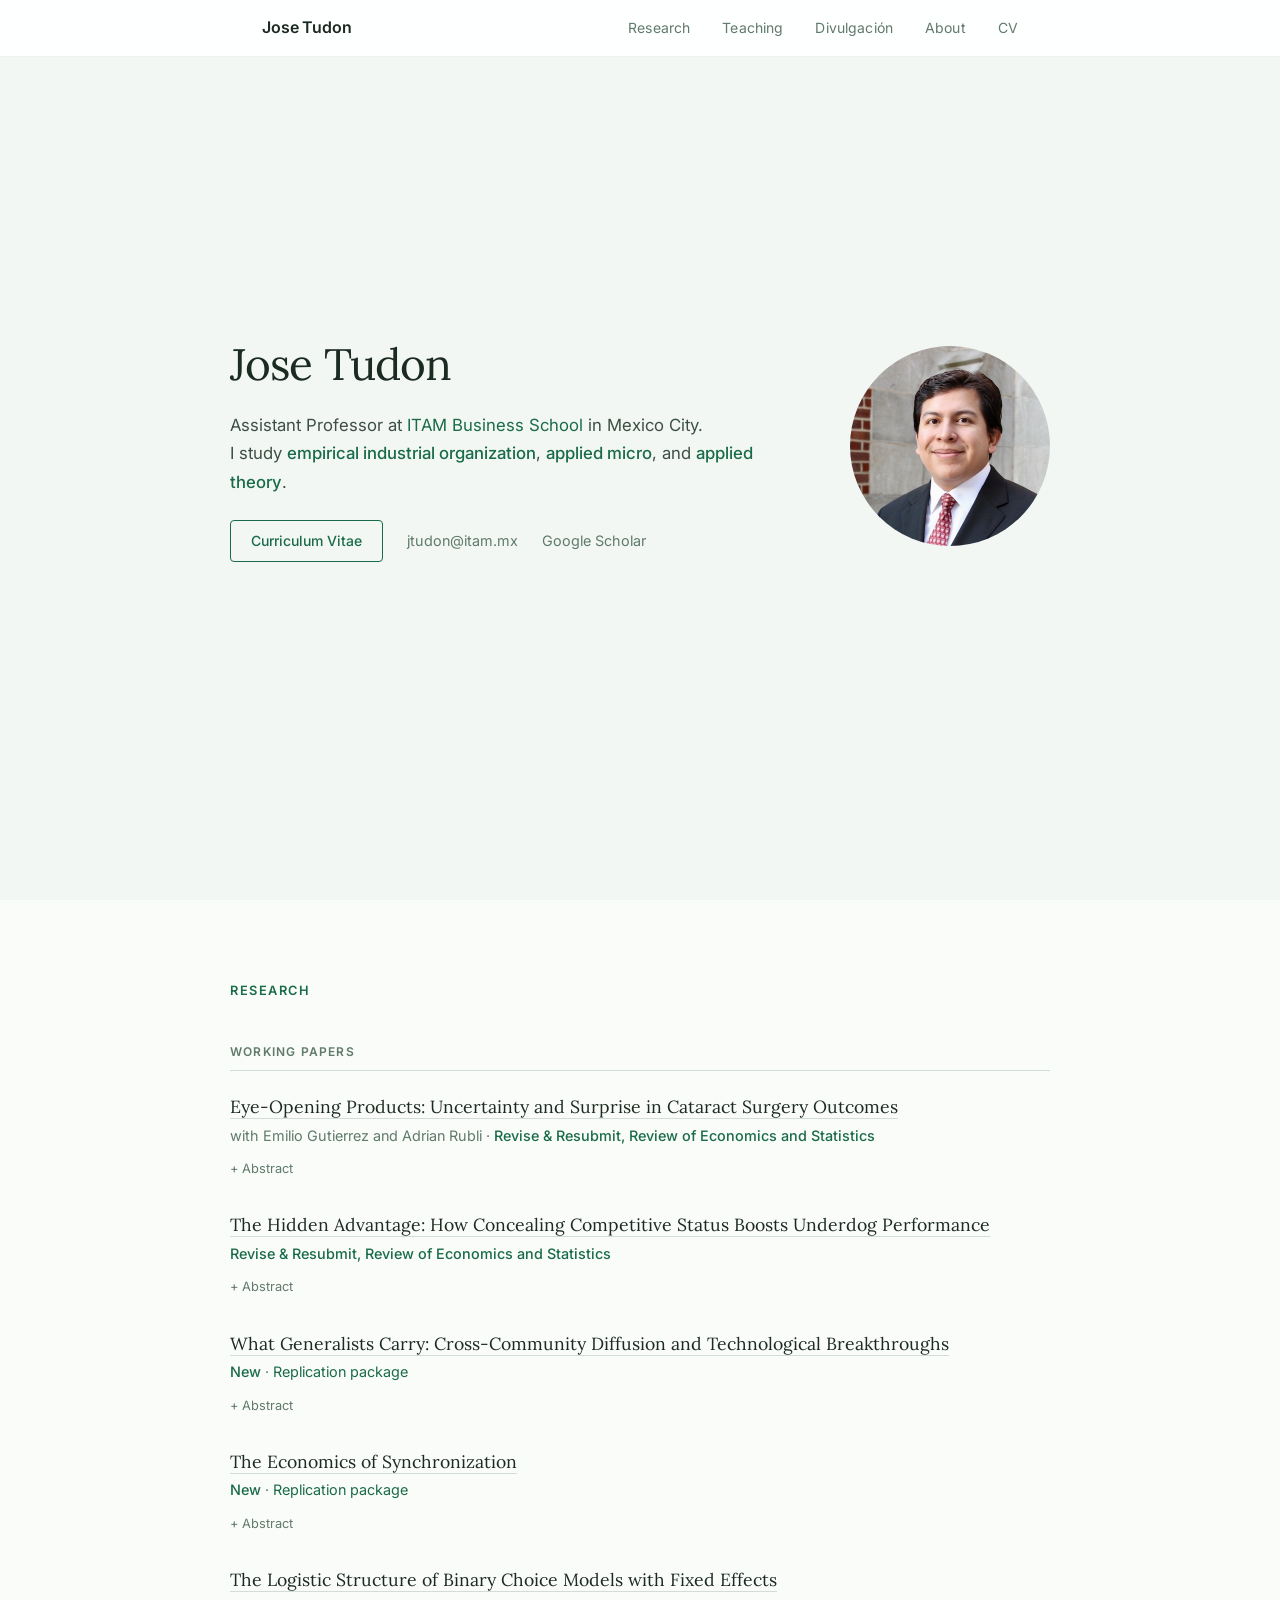
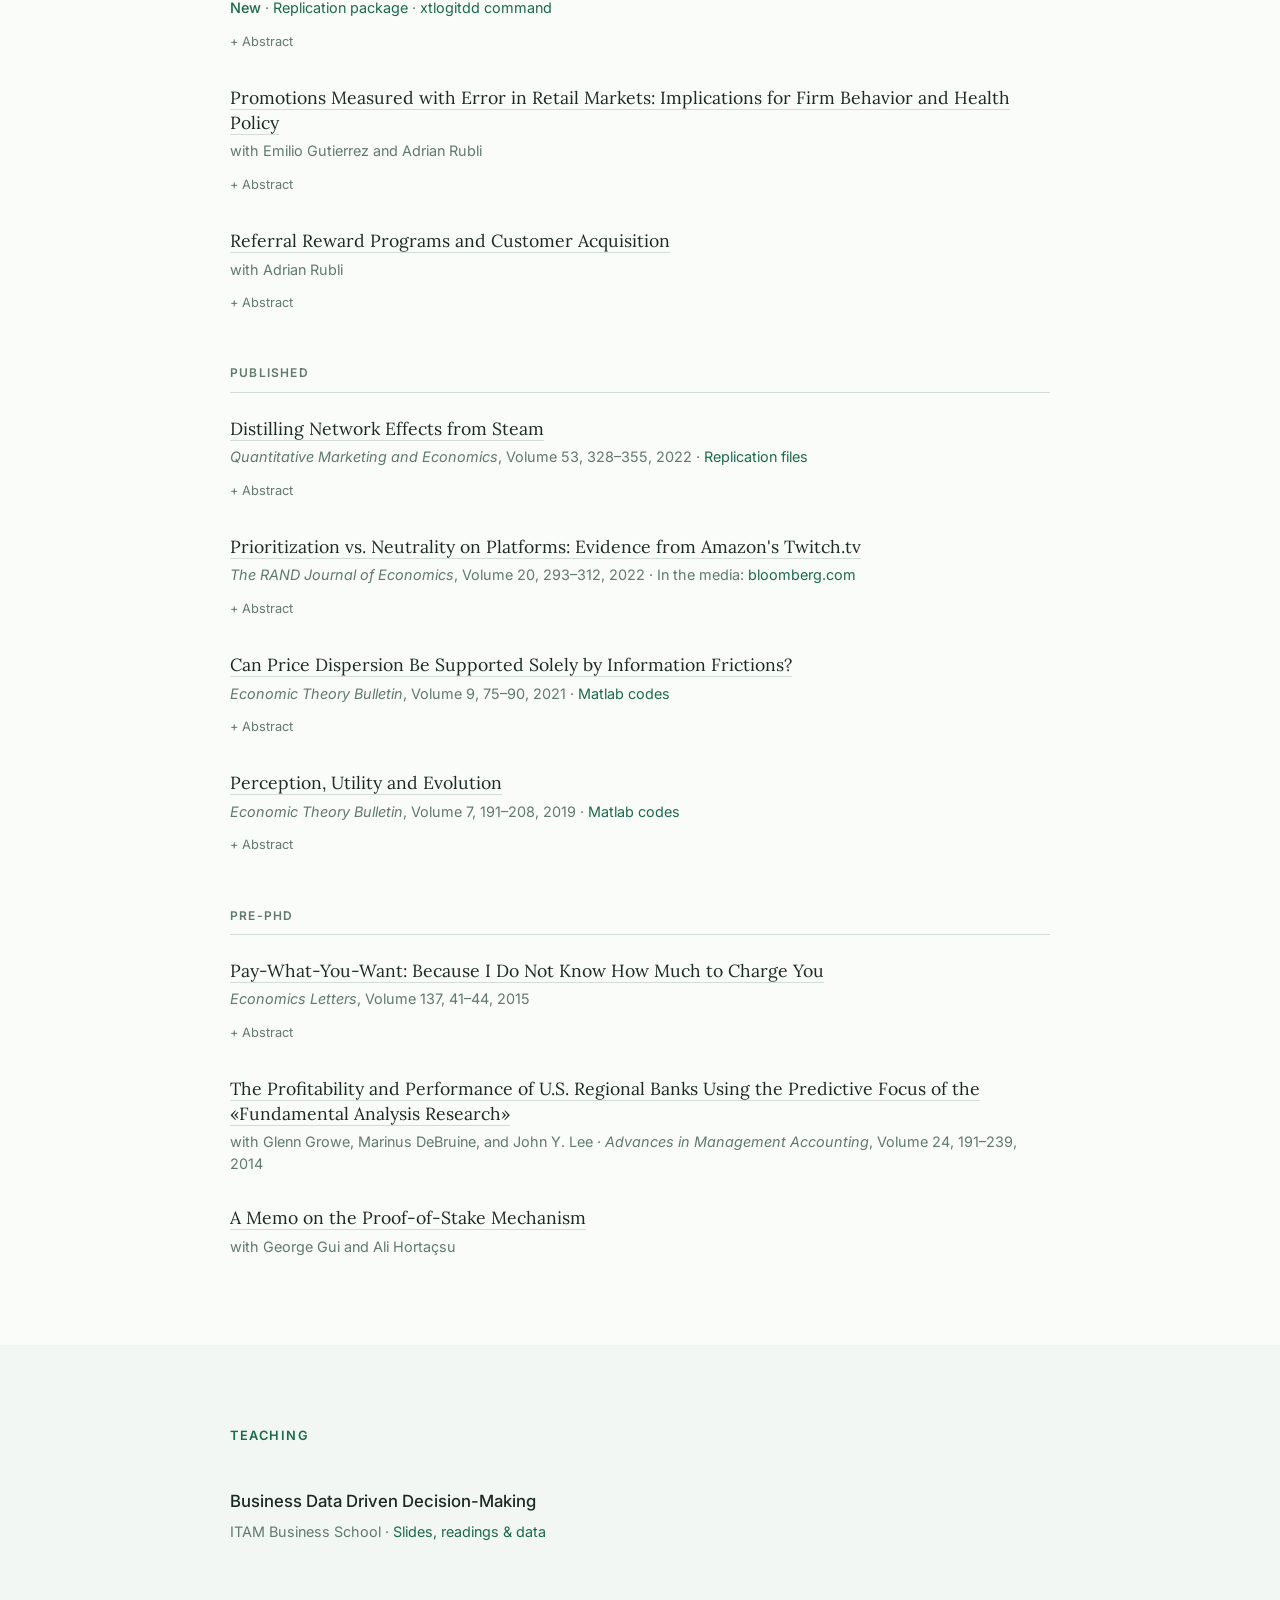
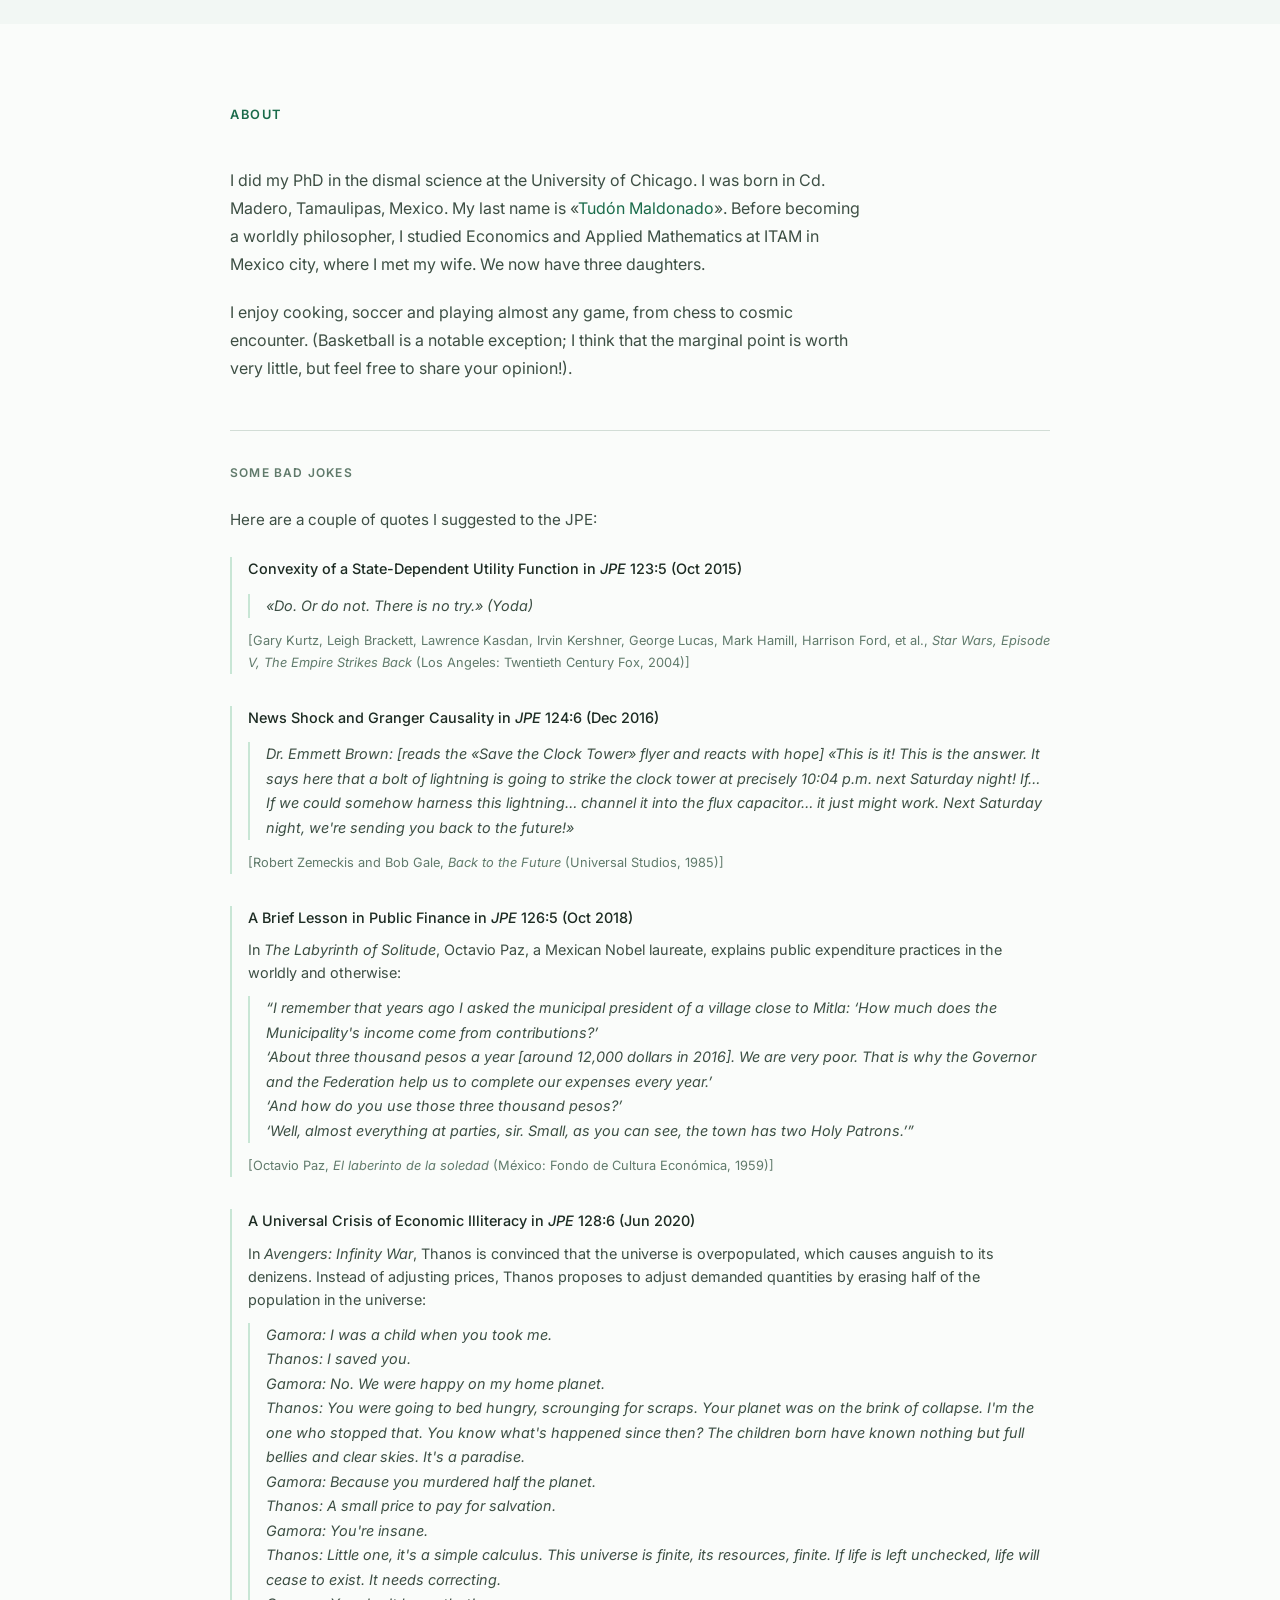
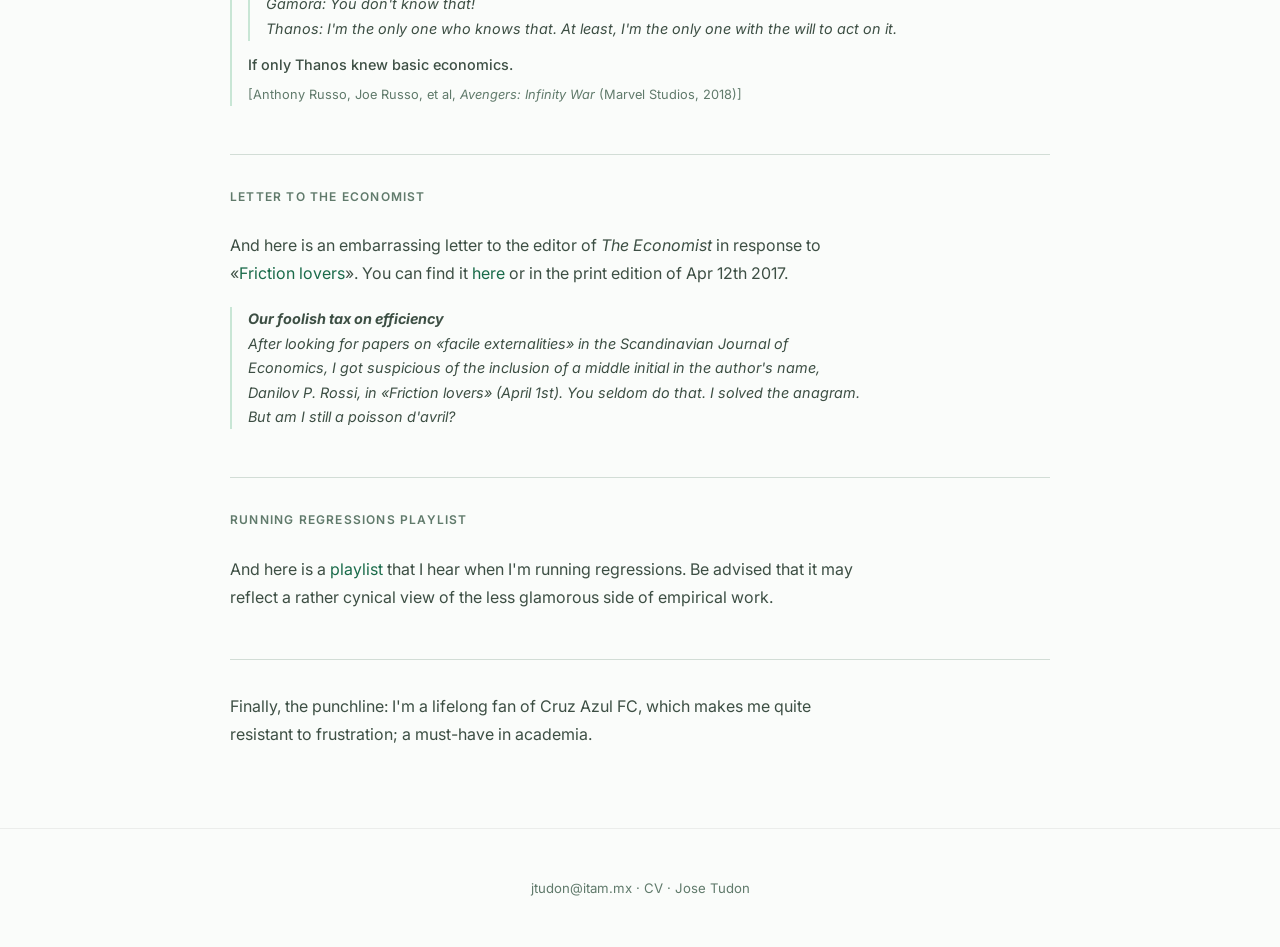
<file: index.html>
<!DOCTYPE html>
<html lang="en">
<head>
  <meta charset="UTF-8">
  <meta name="viewport" content="width=device-width, initial-scale=1.0">
  <meta http-equiv="X-Content-Type-Options" content="nosniff">
  <meta name="referrer" content="strict-origin-when-cross-origin">
  <title>Jose Tudon — Assistant Professor, ITAM</title>
  <meta name="description" content="Jose Tudon is an Assistant Professor at ITAM Business School in Mexico City. Research in empirical industrial organization, applied micro, and applied theory.">
  <meta name="author" content="Jose Tudon">
  <link rel="canonical" href="https://jtudon.com/">

  <!-- Open Graph (Facebook, LinkedIn, WhatsApp) -->
  <meta property="og:type" content="website">
  <meta property="og:title" content="Jose Tudon — Assistant Professor, ITAM">
  <meta property="og:description" content="Jose Tudon is an Assistant Professor at ITAM Business School in Mexico City. Research in empirical industrial organization, applied micro, and applied theory.">
  <meta property="og:url" content="https://jtudon.com/">
  <meta property="og:image" content="https://jtudon.com/images/photo.jpg">
  <meta property="og:locale" content="en_US">

  <!-- Twitter Card -->
  <meta name="twitter:card" content="summary">
  <meta name="twitter:title" content="Jose Tudon — Assistant Professor, ITAM">
  <meta name="twitter:description" content="Assistant Professor at ITAM Business School. Empirical industrial organization, applied micro, and applied theory.">
  <meta name="twitter:image" content="https://jtudon.com/images/photo.jpg">

  <!-- Structured Data (JSON-LD) -->
  <script type="application/ld+json">
  {
    "@context": "https://schema.org",
    "@type": "Person",
    "name": "Jose Tudon",
    "givenName": "Jose",
    "familyName": "Tudon",
    "url": "https://jtudon.com",
    "image": "https://jtudon.com/images/photo.jpg",
    "email": "mailto:jtudon@itam.mx",
    "jobTitle": "Assistant Professor",
    "worksFor": {
      "@type": "Organization",
      "name": "ITAM Business School",
      "url": "https://www.itam.mx"
    },
    "alumniOf": {
      "@type": "Organization",
      "name": "University of Chicago"
    },
    "knowsAbout": ["Empirical Industrial Organization", "Applied Microeconomics", "Applied Theory"],
    "sameAs": []
  }
  </script>

  <!-- Fonts -->
  <link rel="preconnect" href="https://fonts.googleapis.com">
  <link rel="preconnect" href="https://fonts.gstatic.com" crossorigin>
  <link href="https://fonts.googleapis.com/css2?family=Inter:wght@300;400;500;600&family=Lora:ital,wght@0,400;0,500;1,400&display=swap" rel="stylesheet">

  <link rel="stylesheet" href="style.css">

  <!-- Favicon (simple green circle as inline SVG) -->
  <link rel="icon" href="data:image/svg+xml,<svg xmlns='http://www.w3.org/2000/svg' viewBox='0 0 100 100'><text y='.9em' font-size='90'>JT</text></svg>">
</head>
<body>

  <!-- Navigation -->
  <nav id="navbar">
    <div class="nav-inner">
      <a href="#home" class="nav-name">Jose Tudon</a>
      <button class="menu-toggle" aria-label="Menu" onclick="document.querySelector('.nav-links').classList.toggle('open')">
        <span></span><span></span><span></span>
      </button>
      <ul class="nav-links">
        <li><a href="#research">Research</a></li>
        <li><a href="#teaching">Teaching</a></li>
        <li><a href="/blog/">Divulgación</a></li>
        <li><a href="#about">About</a></li>
        <li><a href="https://www.dropbox.com/scl/fi/91c6y0rz20531xjnlt5kp/CV_JoseTudon.pdf?rlkey=doyjut5jyf7ixormi2hmzsjv6&dl=0" target="_blank">CV</a></li>
      </ul>
    </div>
  </nav>

  <!-- Hero -->
  <section class="hero" id="home">
    <div class="hero-inner">
      <div class="hero-text">
        <h1>Jose Tudon</h1>
        <p class="subtitle">
          Assistant Professor at <a href="https://www.itam.mx" target="_blank">ITAM Business School</a> in Mexico City.<br>
          I study <span class="fields">empirical industrial organization</span>, <span class="fields">applied micro</span>, and <span class="fields">applied theory</span>.
        </p>
        <div class="hero-links">
          <a href="https://www.dropbox.com/scl/fi/91c6y0rz20531xjnlt5kp/CV_JoseTudon.pdf?rlkey=doyjut5jyf7ixormi2hmzsjv6&dl=0" class="btn-cv" target="_blank">Curriculum Vitae</a>
          <a href="mailto:jtudon@itam.mx">jtudon@itam.mx</a>
          <a href="https://scholar.google.com/citations?user=5cRgDPEAAAAJ" target="_blank">Google Scholar</a>
        </div>
      </div>
      <div class="hero-photo">
        <img src="images/photo.jpg" alt="Jose Tudon">
      </div>
    </div>
  </section>

  <!-- Research -->
  <section id="research">
    <div class="section-inner">
      <h2 class="section-title">Research</h2>

      <!-- Working Papers -->
      <div class="research-group">
        <h3>Working Papers</h3>

        <div class="paper">
          <div class="paper-title"><a href="https://www.dropbox.com/scl/fi/pfbeauzwyq4rpev3rlnkf/cataracts_march2025.pdf?rlkey=zdi4433zdpskh2hsot24bgokt&dl=0" target="_blank">Eye-Opening Products: Uncertainty and Surprise in Cataract Surgery Outcomes</a></div>
          <div class="paper-info">
            with Emilio Gutierrez and Adrian Rubli &middot;
            <span class="status">Revise & Resubmit, Review of Economics and Statistics</span>
          </div>
          <button class="abstract-toggle" onclick="this.nextElementSibling.classList.toggle('open'); this.textContent = this.nextElementSibling.classList.contains('open') ? '− Hide abstract' : '+ Abstract'">+ Abstract</button>
          <div class="paper-abstract">
            For experience goods, benefits from consumption are ex-ante unknown but revealed after repeated interactions. This uncertainty might lead to under-consumption. We use data from a large cataract surgery provider in Mexico City to estimate demand, given uncertainty in surgical outcomes. We consider forward-looking consumers with a surgery demand per eye and information revealed after the first surgery. We exploit data from sales agents to identify structural demand parameters; namely, price elasticities and the value of the uncertain shock. We simulate counterfactual policies, showing that budget-neutral price changes are more effective at increasing welfare than persuasive advertising.
          </div>
        </div>

        <div class="paper">
          <div class="paper-title"><a href="https://www.dropbox.com/scl/fi/zdvt9nwjt2i4hgcfzpmw8/hidden_tudon.pdf?rlkey=mj88dnmnaevt98to428otpt3f&dl=0" target="_blank">The Hidden Advantage: How Concealing Competitive Status Boosts Underdog Performance</a></div>
          <div class="paper-info">
            <span class="status">Revise & Resubmit, Review of Economics and Statistics</span>
          </div>
          <button class="abstract-toggle" onclick="this.nextElementSibling.classList.toggle('open'); this.textContent = this.nextElementSibling.classList.contains('open') ? '− Hide abstract' : '+ Abstract'">+ Abstract</button>
          <div class="paper-abstract">
            This study explores how awareness of underdog or favorite status impacts performance in competitive settings. Prior theory suggests identifying as an &lsquo;underdog&rsquo; may reduce effort if success seems unattainable, but empirical evidence remains limited to surveys and laboratory settings. Using high-stakes esports tournaments as a real-world testing ground, I find underdogs perform significantly better when unaware of their status, increasing their winning probability by 58% in close matches and boosting earnings by 10%. Conversely, favorites underperform with hidden statuses. Rational effort reduction acts as first-order mediator; pressure is second-order. Results imply strategic information management might improve productivity in competitive environments.
          </div>
        </div>

        <div class="paper">
          <div class="paper-title"><a href="https://www.dropbox.com/scl/fi/cpmg0i19spsozw5dv83nq/speedruns.pdf?rlkey=7u1ktll9v732ncx7aoizhmuaa&dl=0" target="_blank">What Generalists Carry: Cross-Community Diffusion and Technological Breakthroughs</a></div>
          <div class="paper-info">
            <span class="status">New</span> &middot;
            <a href="https://www.dropbox.com/scl/fo/kx6b61d6h5n5119qp9k1g/AC3i91urzYc_BdSwdFV90bY?rlkey=t53wadno07o9raste0xn8vju6&dl=0" target="_blank">Replication package</a>
          </div>
          <button class="abstract-toggle" onclick="this.nextElementSibling.classList.toggle('open'); this.textContent = this.nextElementSibling.classList.contains('open') ? '− Hide abstract' : '+ Abstract'">+ Abstract</button>
          <div class="paper-abstract">
            Adding more researchers to a field accelerates incremental progress, but breakthroughs require something different: connections between fields. I separate these channels using speedrunning data&mdash;where millisecond-precision world records provide an objective, comparable measure of the state-of-the-art across thousands of &ldquo;technologies.&rdquo; Some innovators specialize; others work across multiple domains, carrying techniques between communities. Shift-share instrumental variables identify both channels: community size drives incremental refinement, while cross-community connections drive breakthroughs. A structural Gumbel extreme value model estimates that roughly 70% of world records depend on techniques transmitted across communities rather than developed within them. An event study around Games Done Quick charity marathons validates the mechanism independently: exogenous attention shocks that attract cross-domain players sustain innovation, while those attracting only single-domain players do not. Counterfactual simulations imply that connecting the least-connected communities to the median network level would increase innovations by 38%&mdash;comparable to doubling community size.
          </div>
        </div>

        <div class="paper">
          <div class="paper-title"><a href="https://www.dropbox.com/scl/fi/1fabaxvn22bekasvgfumc/fireflies_tudon.pdf?rlkey=kq9iud40seb4sjaylm322ojtx&dl=0" target="_blank">The Economics of Synchronization</a></div>
          <div class="paper-info">
            <span class="status">New</span> &middot;
            <a href="https://www.dropbox.com/scl/fo/sikx0ghl6pughn12i3zyt/ACFKpMr3_qSUz5yJLBfjy98?rlkey=v7de9b54xg3zp80ul00uxyey3&dl=0" target="_blank">Replication package</a>
          </div>
          <button class="abstract-toggle" onclick="this.nextElementSibling.classList.toggle('open'); this.textContent = this.nextElementSibling.classList.contains('open') ? '− Hide abstract' : '+ Abstract'">+ Abstract</button>
          <div class="paper-abstract">
            Production is cyclical, and intermediate inputs lose value when supplier and customer are out of phase. Forward-looking firms therefore choose production speeds that follow the Kuramoto equation, the canonical model of synchronization, with couplings proportional to observed dollar flows. Adjustment costs turn the linearized dynamics into a damped wave equation on the input&ndash;output network. The resulting filter predicts, with no free parameters, which sectors concentrate volatility at business-cycle frequencies; Domar weights rank them backwards. The same coupling generates the relation behind the trade&ndash;comovement puzzle, which standard models under-predict tenfold. A planner would eliminate nine-tenths of equilibrium phase dispersion.
          </div>
        </div>

        <div class="paper">
          <div class="paper-title"><a href="https://www.dropbox.com/scl/fi/nwilrjvr2wp7yhsxviv7v/hidden_logit_structure_tudon.pdf?rlkey=9ht1lqexe6oj3qmr3y35mqces&dl=0" target="_blank">The Logistic Structure of Binary Choice Models with Fixed Effects</a></div>
          <div class="paper-info">
            <span class="status">New</span> &middot;
            <a href="https://www.dropbox.com/scl/fo/znyvcgdo0b0xicy3dd7a6/AFbe441RQQeE_i1if8tjApE?rlkey=9qh3lvrh7s5m21fcxqmzf9wz6&dl=0" target="_blank">Replication package</a> &middot;
            <a href="https://www.dropbox.com/scl/fo/bs72ym0joz5ud64vtcdi4/ABF_NpVUKTJjfHRWKVWg6cc?rlkey=vmz261sgcdyhn0uzdx9d7dmvb&dl=0" target="_blank">xtlogitdd command</a>
          </div>
          <button class="abstract-toggle" onclick="this.nextElementSibling.classList.toggle('open'); this.textContent = this.nextElementSibling.classList.contains('open') ? '− Hide abstract' : '+ Abstract'">+ Abstract</button>
          <div class="paper-abstract">
            Every binary choice model with individual fixed effects has a hidden logistic structure. Pair time periods with discordant outcomes and difference the latent variable: the conditional likelihood is always logistic&mdash;regardless of the original error distribution. Fixed effects cancel if and only if the log-odds function is affine&mdash;a property unique to the logistic distribution. But the curvature that prevents cancellation is an identification resource: with non-logistic errors and multivariate covariates, the coefficient vector is point-identified&mdash;direction and scale. The error distribution itself is constructively recovered from the pattern of logit slopes across outcome-frequency groups, via an explicit integral formula. For the probit, a logit fit on differenced data converges to an exact scale multiple of the true parameter; a data-driven correction and bagging over random pairings yield a fast, consistent replacement for Chamberlain's conditional logit.
          </div>
        </div>

        <div class="paper">
          <div class="paper-title"><a href="https://www.dropbox.com/scl/fi/ytbv5shpprju9lw9yq3rm/kantar_promotions_jun2024.pdf?rlkey=emtcmkgs2m92oqvbyxx26p4or&dl=0" target="_blank">Promotions Measured with Error in Retail Markets: Implications for Firm Behavior and Health Policy</a></div>
          <div class="paper-info">with Emilio Gutierrez and Adrian Rubli</div>
          <button class="abstract-toggle" onclick="this.nextElementSibling.classList.toggle('open'); this.textContent = this.nextElementSibling.classList.contains('open') ? '− Hide abstract' : '+ Abstract'">+ Abstract</button>
          <div class="paper-abstract">
            The estimation of promotional effects often relies on inferring discounts from price dips. This paper leverages data with observable promotional discounts from purchase receipts to estimate price and promotion elasticities, contrasting estimates between directly recorded promotions and the traditional inferred promotions approach. Utilizing nationwide retail data for Mexico and allowing for flexible demand curves, we estimate these elasticities across many consumer goods. First, we estimate that promotions, as recorded in the data, increase demand by 20–33%, even after accounting for price effects. This points to non-price attributes of promotions, such as salience. Second, we find that an established algorithm for inferring promotions tends to over-predict price discounts relative to direct measures; estimations based on algorithm-defined promotions underestimate discount effects and overestimate price elasticities, highlighting the drawbacks of this common methodology. Finally, we relate our findings to managerial implications by focusing on product healthiness. Our results show that healthy and unhealthy products have similar promotion effects. Linking this to public health policy, we demonstrate that, after a tax on sugar-sweetened beverages, firms use fewer promotions on affected products. Overall, we emphasize the importance of directly observing promotional information.
          </div>
        </div>

        <div class="paper">
          <div class="paper-title"><a href="https://www.dropbox.com/scl/fi/dg1dtdwku3d9x6c3xnuef/draft_referrals_jun24.pdf?rlkey=24qc9o5gs1h5d2u8cdy2ccjsv&dl=0" target="_blank">Referral Reward Programs and Customer Acquisition</a></div>
          <div class="paper-info">with Adrian Rubli</div>
          <button class="abstract-toggle" onclick="this.nextElementSibling.classList.toggle('open'); this.textContent = this.nextElementSibling.classList.contains('open') ? '− Hide abstract' : '+ Abstract'">+ Abstract</button>
          <div class="paper-abstract">
            Referral reward programs are widely recognized as a cost-effective strategy for customer acquisition, leveraging the power of word-of-mouth and user incentives. However, key elements such as incentive size, recipient identity, and their influence on the composition of new customers are crucial for understanding the effectiveness of these programs and remain largely unexplored in empirical research. We evaluate the impact of a referral reward program on customer acquisition for a fintech banking platform in Mexico. Through a series of consecutive experimental interventions, we find that referral incentives significantly boost referral likelihood by a factor of 2, with users responding twice as strongly to rewards for themselves than their referred peers. However, previously incentivized users demonstrate a third of the propensity to make further referrals, although previous referrers (i.e., compliers) have a higher likelihood to further refer and should then be targeted by the firm. Additionally, referred users from incentivized customers show lower app engagement during their first year. These findings indicate diminishing returns for referral marketing, how incentive design and targeting matter, and suggest a potential trade-off between customer acquisition and user quality.
          </div>
        </div>
      </div>

      <!-- Published -->
      <div class="research-group">
        <h3>Published</h3>

        <div class="paper">
          <div class="paper-title"><a href="https://www.dropbox.com/s/oydmg6hoel7z0ps/Tudon%202022%20QME.pdf?raw=1" target="_blank">Distilling Network Effects from Steam</a></div>
          <div class="paper-info">
            <em>Quantitative Marketing and Economics</em>, Volume 53, 328–355, 2022 &middot;
            <a href="https://www.dropbox.com/s/6y1qir4dx6sw2xe/Replication_files_steam.zip?raw=1">Replication files</a>
          </div>
          <button class="abstract-toggle" onclick="this.nextElementSibling.classList.toggle('open'); this.textContent = this.nextElementSibling.classList.contains('open') ? '− Hide abstract' : '+ Abstract'">+ Abstract</button>
          <div class="paper-abstract">
            This paper develops a method to estimate the demand of network goods, using minimal network data, but leveraging within-consumer variation. I estimate demand for video games as a function of individuals' social networks, prices, and qualities, using data from Steam, the largest video game digital distributor in the world. I separately identify price elasticities on individuals with and without friends with the same game, conditional on individual fixed effects and games' characteristics. I then use the discrepancies between estimated price elasticities to identify the impact of social networks. I compare my method to &lsquo;traditional-IV&rsquo; strategies in the literature, which require detailed network data, and find similar results. A 1% increase in friends' demands increases demand by 0.3%. These results suggest firms have incentives to employ &lsquo;influencers,&rsquo; and to merge their gaming networks. I evaluate counterfactual game mergers, and find network effects must be considered to sign consumer welfare changes.
          </div>
        </div>

        <div class="paper">
          <div class="paper-title"><a href="https://www.dropbox.com/s/93nxi03xa8zx4gt/Tudon%202022%20Rand.pdf?raw=1" target="_blank">Prioritization vs. Neutrality on Platforms: Evidence from Amazon's Twitch.tv</a></div>
          <div class="paper-info">
            <em>The RAND Journal of Economics</em>, Volume 20, 293–312, 2022 &middot;
            In the media: <a href="https://www.bloomberg.com/view/articles/2017-11-21/the-end-of-net-neutrality-isn-t-the-end-of-the-world" target="_blank">bloomberg.com</a>
          </div>
          <button class="abstract-toggle" onclick="this.nextElementSibling.classList.toggle('open'); this.textContent = this.nextElementSibling.classList.contains('open') ? '− Hide abstract' : '+ Abstract'">+ Abstract</button>
          <div class="paper-abstract">
            This paper studies the trade-off between entry and congestion in Amazon's Twitch.tv, which prioritizes popular content using a fast lane. I specify and estimate supply and demand models for live video, and a congestion model. Using technological shocks, I identify congestion costs for content providers and their consumers. Using shocks in prioritization, I identify its benefits. With estimated preferences and technological parameters, I construct counterfactuals. Without congestion, demand potentially doubles. A supply-side Pigouvian tax is preferred to a demand-side one. Without prioritization, consumer welfare drops up to 10%. I consider a rent-extractive platform, and discuss parallels with net-neutrality policy.
          </div>
        </div>

        <div class="paper">
          <div class="paper-title"><a href="https://www.dropbox.com/s/jbpnkklj6xuk71e/Tudon%202021%20Econ%20Theory%20Bull.pdf?raw=1" target="_blank">Can Price Dispersion Be Supported Solely by Information Frictions?</a></div>
          <div class="paper-info">
            <em>Economic Theory Bulletin</em>, Volume 9, 75–90, 2021 &middot;
            <a href="https://www.dropbox.com/sh/24q43ldn7lo1bqz/AABdaojwvPIoS0NAvDchs0pja?raw=1">Matlab codes</a>
          </div>
          <button class="abstract-toggle" onclick="this.nextElementSibling.classList.toggle('open'); this.textContent = this.nextElementSibling.classList.contains('open') ? '− Hide abstract' : '+ Abstract'">+ Abstract</button>
          <div class="paper-abstract">
            Even with identical consumers and identical firms, if firms set prices in a first stage, and if consumers search sequentially in a second stage, price dispersion arises in the form of a mixed-strategy Nash equilibrium. One only needs to assume consumers know the realized price distribution and that they do not know which firm has what price. In contrast to Burdett and Judd (1983), price quotes are not required to be &lsquo;noisy.&rsquo; Moreover, actual search is predicted to be nontrivial.
          </div>
        </div>

        <div class="paper">
          <div class="paper-title"><a href="https://www.dropbox.com/s/oo02kle039l79ih/tud%C3%B3n%202019%20econ%20theory%20bull.pdf?raw=1" target="_blank">Perception, Utility and Evolution</a></div>
          <div class="paper-info">
            <em>Economic Theory Bulletin</em>, Volume 7, 191–208, 2019 &middot;
            <a href="https://www.dropbox.com/s/97lo5ntaz26micb/PerceptionMatlabFiles.zip?raw=1">Matlab codes</a>
          </div>
          <button class="abstract-toggle" onclick="this.nextElementSibling.classList.toggle('open'); this.textContent = this.nextElementSibling.classList.contains('open') ? '− Hide abstract' : '+ Abstract'">+ Abstract</button>
          <div class="paper-abstract">
            This paper presents a model of the evolution of the hedonic utility function in which perception is imperfect. Netzer (2009) considers a model with perfect perception and finds that the optimal utility function allocates marginal utility where decisions are made frequently. This paper shows that it is also beneficial to allocate marginal utility away from more perceptible events. The introduction of perceptual errors can lead to qualitatively different utility functions, such as discontinuous functions with flat regions rather than continuous and strictly increasing functions.
          </div>
        </div>

      </div>

      <!-- Pre-PhD -->
      <div class="research-group">
        <h3>Pre-PhD</h3>

        <div class="paper">
          <div class="paper-title"><a href="https://www.dropbox.com/s/omjqkw0lwl1nsj7/Tudon_2015_EconLetters.pdf?raw=1" target="_blank">Pay-What-You-Want: Because I Do Not Know How Much to Charge You</a></div>
          <div class="paper-info">
            <em>Economics Letters</em>, Volume 137, 41–44, 2015
          </div>
          <button class="abstract-toggle" onclick="this.nextElementSibling.classList.toggle('open'); this.textContent = this.nextElementSibling.classList.contains('open') ? '− Hide abstract' : '+ Abstract'">+ Abstract</button>
          <div class="paper-abstract">
            With any positive fraction of altruistic consumers in the population who give away any positive fraction of their gains from trade, there exists a high enough level of uncertainty about demand such that the monopolist prefers pay-what-you-want over the traditional monopoly or any other pricing mechanism. Low marginal costs facilitate the adoption of pay-what-you-want. Consumer welfare always increases with pay-what-you-want.
          </div>
        </div>

        <div class="paper">
          <div class="paper-title"><a href="https://www.dropbox.com/s/orm8zodf270r286/Growe%2C%20DeBruine%2C%20Lee%20and%20Tudon%202014.pdf?raw=1" target="_blank">The Profitability and Performance of U.S. Regional Banks Using the Predictive Focus of the &laquo;Fundamental Analysis Research&raquo;</a></div>
          <div class="paper-info">
            with Glenn Growe, Marinus DeBruine, and John Y. Lee &middot;
            <em>Advances in Management Accounting</em>, Volume 24, 191–239, 2014
          </div>
        </div>

        <div class="paper">
          <div class="paper-title"><a href="http://arxiv.org/abs/1807.09626" target="_blank">A Memo on the Proof-of-Stake Mechanism</a></div>
          <div class="paper-info">with George Gui and Ali Hortaçsu</div>
        </div>
      </div>
    </div>
  </section>

  <!-- Teaching -->
  <section id="teaching">
    <div class="section-inner">
      <h2 class="section-title">Teaching</h2>

      <div class="course">
        <div class="course-name">Business Data Driven Decision-Making</div>
        <div class="course-detail">
          ITAM Business School &middot;
          <a href="https://www.dropbox.com/scl/fi/c0doxdvcnclk46fh8n5us/slides_readings_and_data_lists.pdf?rlkey=hrtgbkvyzodqh3fav1xc86m03&dl=0" target="_blank">Slides, readings & data</a>
        </div>
      </div>
    </div>
  </section>

  <!-- About -->
  <section id="about">
    <div class="section-inner">
      <h2 class="section-title">About</h2>

      <div class="about-content">
        <p>
          I did my PhD in the dismal science at the University of Chicago.
          I was born in Cd. Madero, Tamaulipas, Mexico. My last name is &laquo;<a href="https://en.wikipedia.org/wiki/Spanish_naming_customs" target="_blank">Tud&oacute;n Maldonado</a>&raquo;.
          Before becoming a worldly philosopher, I studied Economics and Applied Mathematics at ITAM in Mexico city, where I met my wife.
          We now have three daughters.
        </p>
        <p>
          I enjoy cooking, soccer and playing almost any game, from chess to cosmic encounter.
          (Basketball is a notable exception; I think that the marginal point is worth very little, but feel free to share your opinion!).
        </p>
      </div>

      <!-- Bad jokes -->
      <div class="fun-section">
        <h3>Some bad jokes</h3>
        <p class="fun-intro">Here are a couple of quotes I suggested to the JPE:</p>

        <div class="joke">
          <div class="joke-title">Convexity of a State-Dependent Utility Function in <em>JPE</em> 123:5 (Oct 2015)</div>
          <blockquote>&laquo;Do. Or do not. There is no try.&raquo; (Yoda)</blockquote>
          <div class="source">[Gary Kurtz, Leigh Brackett, Lawrence Kasdan, Irvin Kershner, George Lucas, Mark Hamill, Harrison Ford, et al., <em>Star Wars, Episode V, The Empire Strikes Back</em> (Los Angeles: Twentieth Century Fox, 2004)]</div>
        </div>

        <div class="joke">
          <div class="joke-title">News Shock and Granger Causality in <em>JPE</em> 124:6 (Dec 2016)</div>
          <blockquote>Dr. Emmett Brown: [reads the &laquo;Save the Clock Tower&raquo; flyer and reacts with hope] &laquo;This is it! This is the answer. It says here that a bolt of lightning is going to strike the clock tower at precisely 10:04 p.m. next Saturday night! If&hellip; If we could somehow harness this lightning&hellip; channel it into the flux capacitor&hellip; it just might work. Next Saturday night, we're sending you back to the future!&raquo;</blockquote>
          <div class="source">[Robert Zemeckis and Bob Gale, <em>Back to the Future</em> (Universal Studios, 1985)]</div>
        </div>

        <div class="joke">
          <div class="joke-title">A Brief Lesson in Public Finance in <em>JPE</em> 126:5 (Oct 2018)</div>
          <p class="joke-intro">In <em>The Labyrinth of Solitude</em>, Octavio Paz, a Mexican Nobel laureate, explains public expenditure practices in the worldly and otherwise:</p>
          <blockquote>&ldquo;I remember that years ago I asked the municipal president of a village close to Mitla: &lsquo;How much does the Municipality's income come from contributions?&rsquo;<br>
          &lsquo;About three thousand pesos a year [around 12,000 dollars in 2016]. We are very poor. That is why the Governor and the Federation help us to complete our expenses every year.&rsquo;<br>
          &lsquo;And how do you use those three thousand pesos?&rsquo;<br>
          &lsquo;Well, almost everything at parties, sir. Small, as you can see, the town has two Holy Patrons.&rsquo;&rdquo;</blockquote>
          <div class="source">[Octavio Paz, <em>El laberinto de la soledad</em> (M&eacute;xico: Fondo de Cultura Econ&oacute;mica, 1959)]</div>
        </div>

        <div class="joke">
          <div class="joke-title">A Universal Crisis of Economic Illiteracy in <em>JPE</em> 128:6 (Jun 2020)</div>
          <p class="joke-intro">In <em>Avengers: Infinity War</em>, Thanos is convinced that the universe is overpopulated, which causes anguish to its denizens. Instead of adjusting prices, Thanos proposes to adjust demanded quantities by erasing half of the population in the universe:</p>
          <blockquote>Gamora: I was a child when you took me.<br>
          Thanos: I saved you.<br>
          Gamora: No. We were happy on my home planet.<br>
          Thanos: You were going to bed hungry, scrounging for scraps. Your planet was on the brink of collapse. I'm the one who stopped that. You know what's happened since then? The children born have known nothing but full bellies and clear skies. It's a paradise.<br>
          Gamora: Because you murdered half the planet.<br>
          Thanos: A small price to pay for salvation.<br>
          Gamora: You're insane.<br>
          Thanos: Little one, it's a simple calculus. This universe is finite, its resources, finite. If life is left unchecked, life will cease to exist. It needs correcting.<br>
          Gamora: You don't know that!<br>
          Thanos: I'm the only one who knows that. At least, I'm the only one with the will to act on it.</blockquote>
          <p class="joke-punchline">If only Thanos knew basic economics.</p>
          <div class="source">[Anthony Russo, Joe Russo, et al, <em>Avengers: Infinity War</em> (Marvel Studios, 2018)]</div>
        </div>
      </div>

      <!-- Economist letter -->
      <div class="fun-section">
        <h3>Letter to The Economist</h3>
        <div class="about-content">
          <p>
            And here is an embarrassing letter to the editor of <em>The Economist</em> in response to &laquo;<a href="http://www.economist.com/news/leaders/21719799-it-time-recognise-value-bit-hassle-case-efficiency-tax" target="_blank">Friction lovers</a>&raquo;.
            You can find it <a href="http://www.economist.com/news/letters/21720594-yemen-sex-studies-india-wales-singapore-banks-poland-brains-aprils-fool-letters" target="_blank">here</a> or in the print edition of Apr 12th 2017.
          </p>
          <blockquote>
            <strong>Our foolish tax on efficiency</strong><br>
            After looking for papers on &laquo;facile externalities&raquo; in the <em>Scandinavian Journal of Economics</em>, I got suspicious of the inclusion of a middle initial in the author's name, Danilov P. Rossi, in &laquo;Friction lovers&raquo; (April 1st). You seldom do that. I solved the anagram. But am I still a <em>poisson d'avril</em>?
          </blockquote>
        </div>
      </div>

      <!-- Spotify -->
      <div class="fun-section">
        <h3>Running Regressions Playlist</h3>
        <div class="about-content">
          <p>
            And here is a <a href="https://open.spotify.com/playlist/7haoSF0827CncbRfwKMBj4?si=34d2c876385b4a9c" target="_blank">playlist</a> that I hear when I'm running regressions. Be advised that it may reflect a rather cynical view of the less glamorous side of empirical work.
          </p>
        </div>
      </div>

      <!-- Photo credit & punchline -->
      <div class="fun-section">
        <div class="about-content">
          <p>Finally, the punchline: I'm a lifelong fan of Cruz Azul FC, which makes me quite resistant to frustration; a must-have in academia.</p>
        </div>
      </div>
    </div>
  </section>

  <!-- Footer -->
  <footer>
    <p>
      <a href="mailto:jtudon@itam.mx">jtudon@itam.mx</a> &middot;
      <a href="https://www.dropbox.com/scl/fi/91c6y0rz20531xjnlt5kp/CV_JoseTudon.pdf?rlkey=doyjut5jyf7ixormi2hmzsjv6&dl=0" target="_blank">CV</a> &middot;
      Jose Tudon
    </p>
  </footer>

  <!-- Minimal JS -->
  <script>
    // Navbar scroll effect
    const nav = document.getElementById('navbar');
    window.addEventListener('scroll', () => {
      nav.classList.toggle('scrolled', window.scrollY > 10);
    });

    // Close mobile menu on link click
    document.querySelectorAll('.nav-links a').forEach(link => {
      link.addEventListener('click', () => {
        document.querySelector('.nav-links').classList.remove('open');
      });
    });

    // Active nav link on scroll
    const sections = document.querySelectorAll('section[id]');
    const navLinks = document.querySelectorAll('.nav-links a[href^="#"]');

    window.addEventListener('scroll', () => {
      let current = '';
      sections.forEach(section => {
        const top = section.offsetTop - 100;
        if (window.scrollY >= top) {
          current = section.getAttribute('id');
        }
      });
      navLinks.forEach(link => {
        link.classList.remove('active');
        if (link.getAttribute('href') === '#' + current) {
          link.classList.add('active');
        }
      });
    });
    // Easter egg
    console.log('%c🎓 Looking for bugs?', 'font-size:16px;font-weight:bold;');
    console.log('%cThe only bug here is Thanos\'s understanding of scarcity.', 'font-size:12px;color:#607a6b;');
    console.log('%cP.S. Try visiting /equilibrium', 'font-size:11px;color:#d2ddd6;');
  </script>

</body>
</html>
</file>
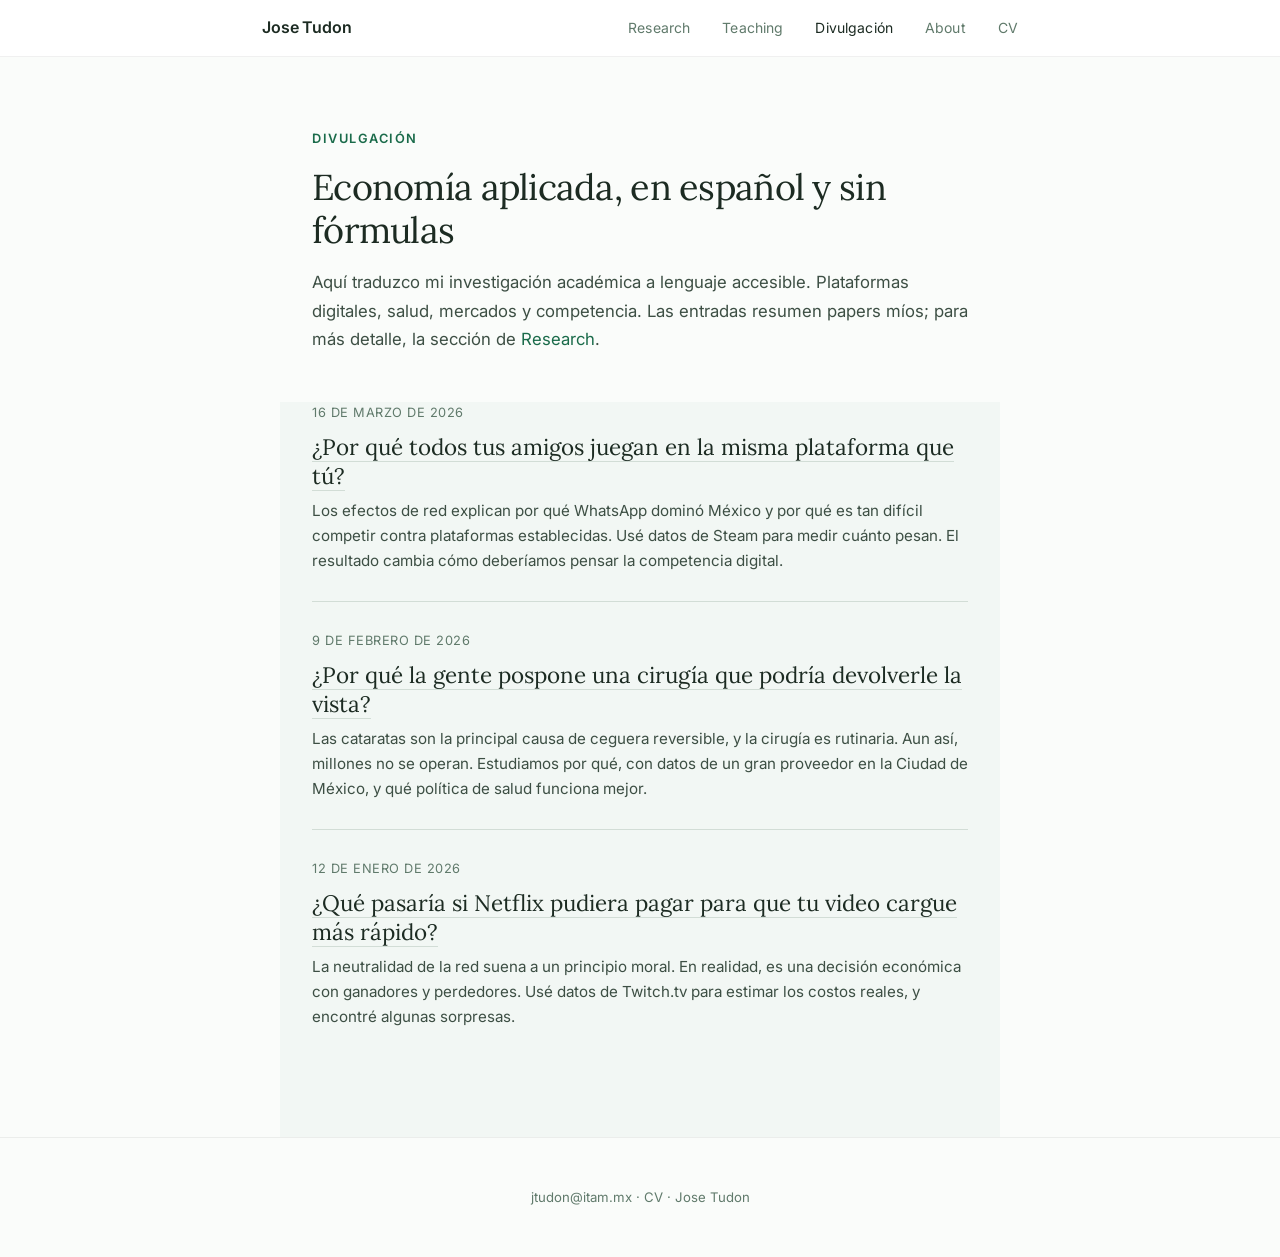
<file: blog/index.html>
<!DOCTYPE html>
<html lang="es">
<head>
  <meta charset="UTF-8">
  <meta name="viewport" content="width=device-width, initial-scale=1.0">
  <meta http-equiv="X-Content-Type-Options" content="nosniff">
  <meta name="referrer" content="strict-origin-when-cross-origin">
  <title>Divulgación — Jose Tudon</title>
  <meta name="description" content="Divulgación científica en español. Economía digital, plataformas, salud y competencia, explicadas para público general.">
  <meta name="author" content="Jose Tudon">
  <link rel="canonical" href="https://jtudon.com/blog/">

  <meta property="og:type" content="website">
  <meta property="og:title" content="Divulgación — Jose Tudon">
  <meta property="og:description" content="Divulgación científica en español. Economía digital, plataformas, salud y competencia, explicadas para público general.">
  <meta property="og:url" content="https://jtudon.com/blog/">
  <meta property="og:image" content="https://jtudon.com/images/photo.jpg">
  <meta property="og:locale" content="es_MX">

  <meta name="twitter:card" content="summary">
  <meta name="twitter:title" content="Divulgación — Jose Tudon">
  <meta name="twitter:description" content="Divulgación científica en español.">
  <meta name="twitter:image" content="https://jtudon.com/images/photo.jpg">

  <link rel="preconnect" href="https://fonts.googleapis.com">
  <link rel="preconnect" href="https://fonts.gstatic.com" crossorigin>
  <link href="https://fonts.googleapis.com/css2?family=Inter:wght@300;400;500;600&family=Lora:ital,wght@0,400;0,500;1,400&display=swap" rel="stylesheet">

  <link rel="stylesheet" href="/style.css">

  <link rel="icon" href="data:image/svg+xml,<svg xmlns='http://www.w3.org/2000/svg' viewBox='0 0 100 100'><text y='.9em' font-size='90'>JT</text></svg>">
</head>
<body>

  <nav id="navbar">
    <div class="nav-inner">
      <a href="/" class="nav-name">Jose Tudon</a>
      <button class="menu-toggle" aria-label="Menu" onclick="document.querySelector('.nav-links').classList.toggle('open')">
        <span></span><span></span><span></span>
      </button>
      <ul class="nav-links">
        <li><a href="/#research">Research</a></li>
        <li><a href="/#teaching">Teaching</a></li>
        <li><a href="/blog/" class="active">Divulgación</a></li>
        <li><a href="/#about">About</a></li>
        <li><a href="https://www.dropbox.com/scl/fi/91c6y0rz20531xjnlt5kp/CV_JoseTudon.pdf?rlkey=doyjut5jyf7ixormi2hmzsjv6&dl=0" target="_blank">CV</a></li>
      </ul>
    </div>
  </nav>

  <main class="blog-page">
    <header class="blog-header">
      <div class="kicker">Divulgación</div>
      <h1>Economía aplicada, en español y sin fórmulas</h1>
      <p class="lede">
        Aquí traduzco mi investigación académica a lenguaje accesible.
        Plataformas digitales, salud, mercados y competencia.
        Las entradas resumen papers míos; para más detalle, la sección de <a href="/#research">Research</a>.
      </p>
    </header>

    <section class="blog-list">

      <article class="blog-entry">
        <div class="date">16 de marzo de 2026</div>
        <h2><a href="/blog/efectos-de-red-videojuegos/">¿Por qué todos tus amigos juegan en la misma plataforma que tú?</a></h2>
        <p class="excerpt">
          Los efectos de red explican por qué WhatsApp dominó México y por qué es tan difícil competir contra plataformas establecidas.
          Usé datos de Steam para medir cuánto pesan. El resultado cambia cómo deberíamos pensar la competencia digital.
        </p>
      </article>

      <article class="blog-entry">
        <div class="date">9 de febrero de 2026</div>
        <h2><a href="/blog/cirugia-de-cataratas/">¿Por qué la gente pospone una cirugía que podría devolverle la vista?</a></h2>
        <p class="excerpt">
          Las cataratas son la principal causa de ceguera reversible, y la cirugía es rutinaria.
          Aun así, millones no se operan. Estudiamos por qué, con datos de un gran proveedor en la Ciudad de México, y qué política de salud funciona mejor.
        </p>
      </article>

      <article class="blog-entry">
        <div class="date">12 de enero de 2026</div>
        <h2><a href="/blog/neutralidad-de-red/">¿Qué pasaría si Netflix pudiera pagar para que tu video cargue más rápido?</a></h2>
        <p class="excerpt">
          La neutralidad de la red suena a un principio moral. En realidad, es una decisión económica con ganadores y perdedores.
          Usé datos de Twitch.tv para estimar los costos reales, y encontré algunas sorpresas.
        </p>
      </article>

    </section>
  </main>

  <footer>
    <p>
      <a href="mailto:jtudon@itam.mx">jtudon@itam.mx</a> &middot;
      <a href="https://www.dropbox.com/scl/fi/91c6y0rz20531xjnlt5kp/CV_JoseTudon.pdf?rlkey=doyjut5jyf7ixormi2hmzsjv6&dl=0" target="_blank">CV</a> &middot;
      Jose Tudon
    </p>
  </footer>

  <script>
    const nav = document.getElementById('navbar');
    window.addEventListener('scroll', () => {
      nav.classList.toggle('scrolled', window.scrollY > 10);
    });
    document.querySelectorAll('.nav-links a').forEach(link => {
      link.addEventListener('click', () => {
        document.querySelector('.nav-links').classList.remove('open');
      });
    });
  </script>

</body>
</html>
</file>
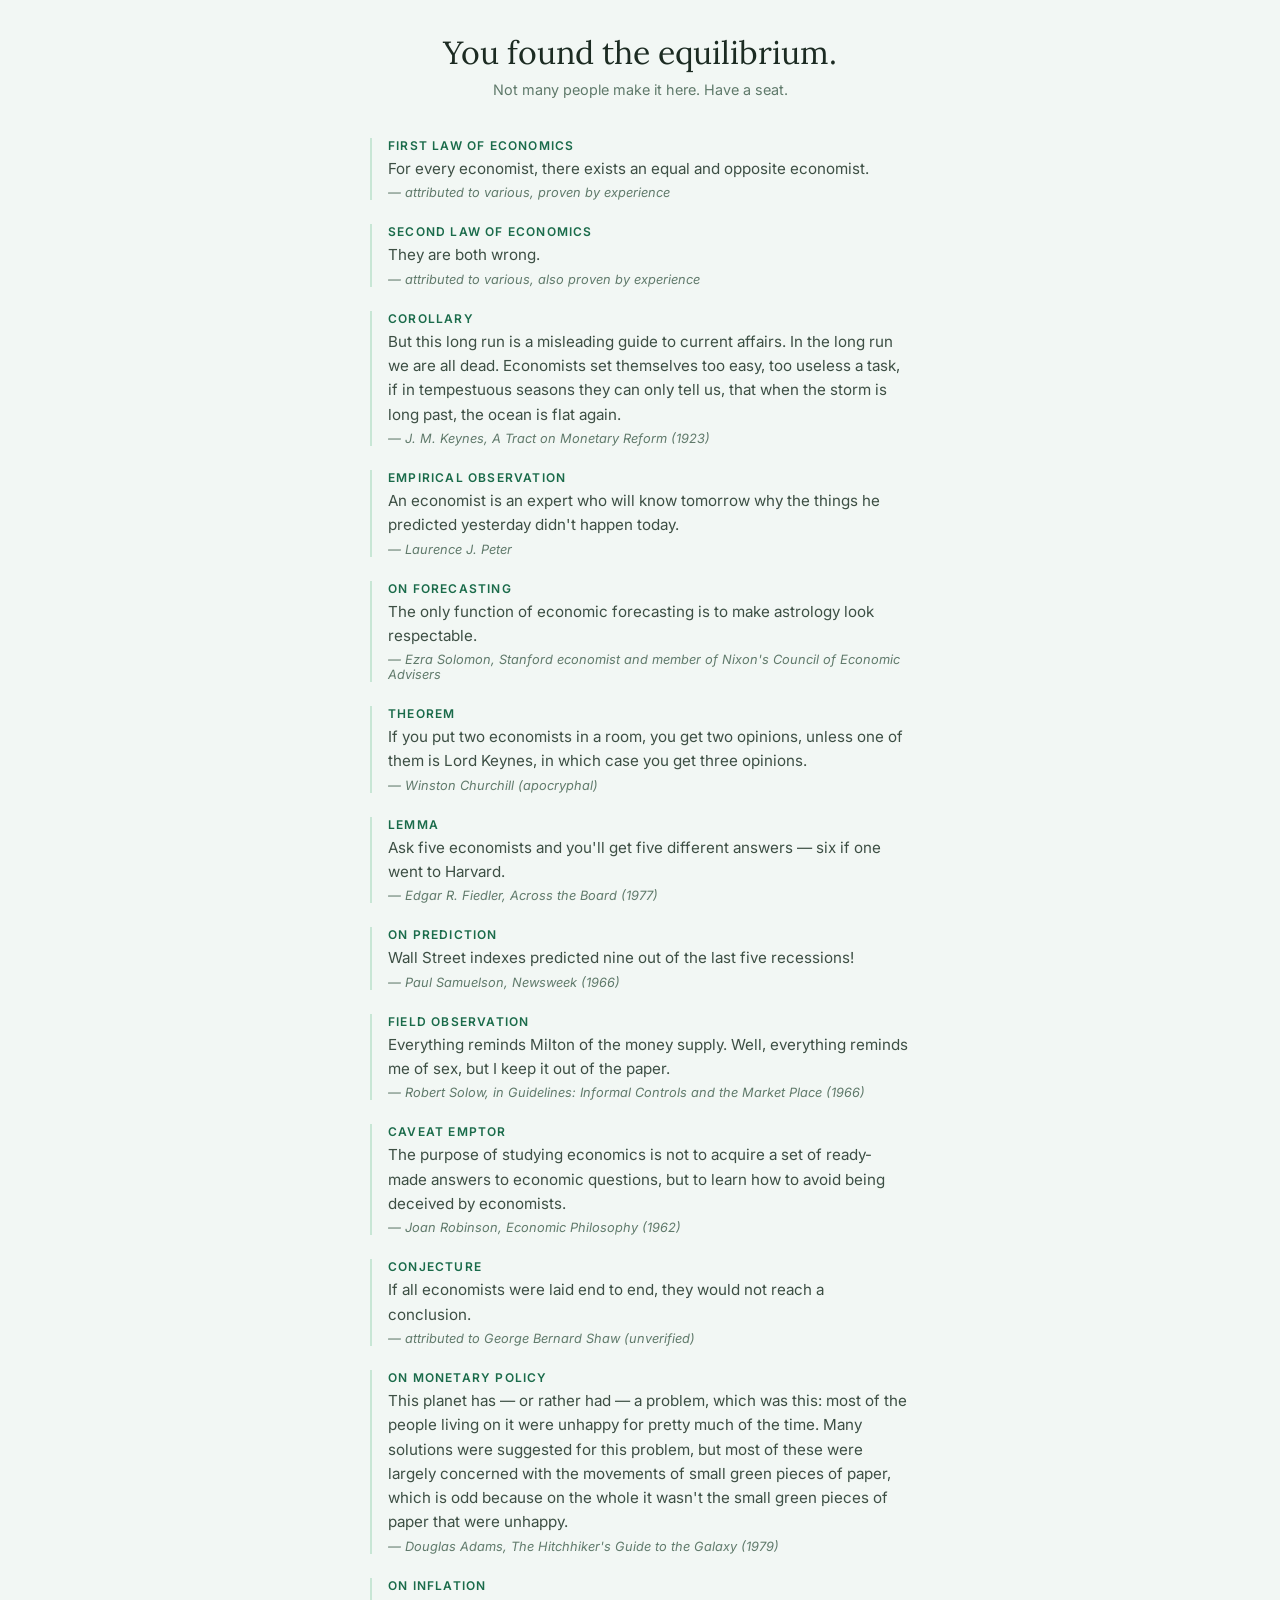
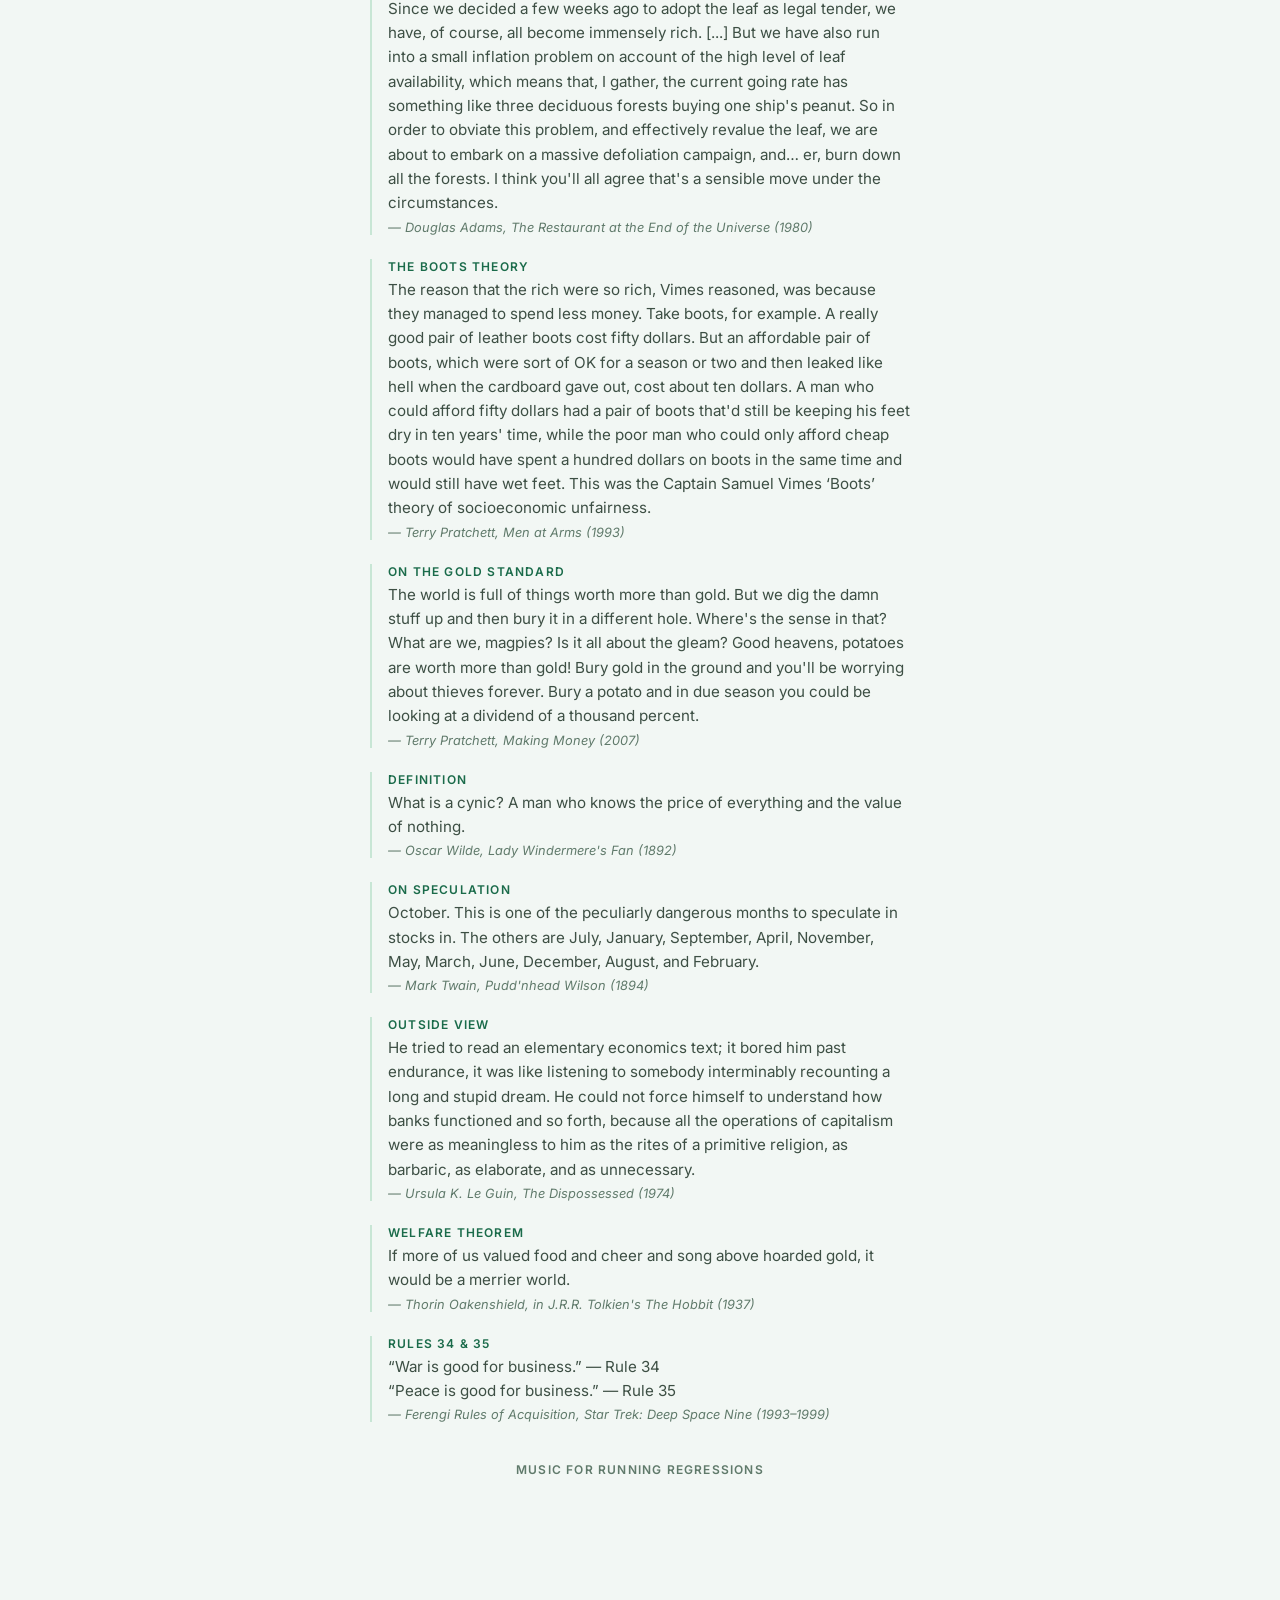
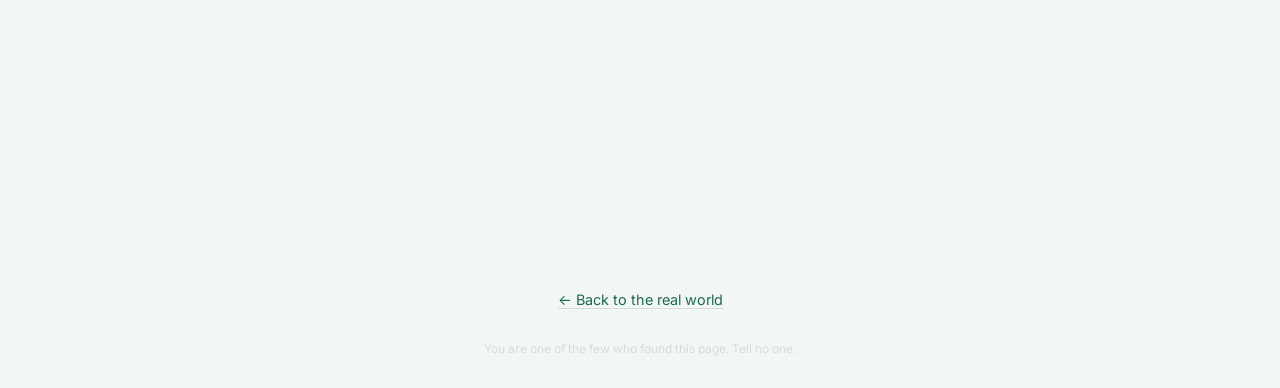
<file: equilibrium/index.html>
<!DOCTYPE html>
<html lang="en">
<head>
  <meta charset="UTF-8">
  <meta name="viewport" content="width=device-width, initial-scale=1.0">
  <title>Equilibrium — Jose Tudon</title>
  <meta name="robots" content="noindex">
  <link rel="preconnect" href="https://fonts.googleapis.com">
  <link rel="preconnect" href="https://fonts.gstatic.com" crossorigin>
  <link href="https://fonts.googleapis.com/css2?family=Inter:wght@300;400;500;600&family=Lora:ital,wght@0,400;0,500;1,400&display=swap" rel="stylesheet">
  <style>
    * { margin: 0; padding: 0; box-sizing: border-box; }
    body {
      font-family: 'Inter', sans-serif;
      background: #f2f7f4;
      color: #1c2b22;
      min-height: 100vh;
      display: flex;
      align-items: center;
      justify-content: center;
      padding: 2rem;
    }
    .container {
      max-width: 540px;
      text-align: center;
    }
    h1 {
      font-family: 'Lora', Georgia, serif;
      font-size: 2rem;
      font-weight: 400;
      margin-bottom: 0.5rem;
    }
    .subtitle {
      color: #607a6b;
      font-size: 0.9rem;
      margin-bottom: 2.5rem;
    }
    .laws {
      text-align: left;
      margin-bottom: 2.5rem;
    }
    .law {
      margin-bottom: 1.5rem;
      padding-left: 1rem;
      border-left: 2px solid #c8e6d5;
    }
    .law-number {
      font-size: 0.75rem;
      font-weight: 600;
      text-transform: uppercase;
      letter-spacing: 0.1em;
      color: #1a6b4a;
      margin-bottom: 0.25rem;
    }
    .law p {
      font-size: 0.95rem;
      color: #3d4f44;
      line-height: 1.6;
    }
    .law .attribution {
      font-size: 0.8rem;
      color: #607a6b;
      font-style: italic;
      margin-top: 0.25rem;
    }
    .playlist {
      margin-bottom: 2.5rem;
    }
    .playlist h2 {
      font-size: 0.75rem;
      font-weight: 600;
      text-transform: uppercase;
      letter-spacing: 0.1em;
      color: #607a6b;
      margin-bottom: 1rem;
    }
    .playlist iframe {
      border-radius: 12px;
    }
    .back {
      color: #1a6b4a;
      text-decoration: none;
      font-size: 0.9rem;
      border-bottom: 1px solid #d2ddd6;
    }
    .back:hover { color: #1c2b22; border-color: #1c2b22; }
    .found {
      margin-top: 2rem;
      font-size: 0.75rem;
      color: #d2ddd6;
    }
  </style>
</head>
<body>
  <div class="container">
    <h1>You found the equilibrium.</h1>
    <p class="subtitle">Not many people make it here. Have a seat.</p>

    <div class="laws">
      <div class="law">
        <div class="law-number">First Law of Economics</div>
        <p>For every economist, there exists an equal and opposite economist.</p>
        <div class="attribution">&mdash; attributed to various, proven by experience</div>
      </div>

      <div class="law">
        <div class="law-number">Second Law of Economics</div>
        <p>They are both wrong.</p>
        <div class="attribution">&mdash; attributed to various, also proven by experience</div>
      </div>

      <div class="law">
        <div class="law-number">Corollary</div>
        <p>But this long run is a misleading guide to current affairs. In the long run we are all dead. Economists set themselves too easy, too useless a task, if in tempestuous seasons they can only tell us, that when the storm is long past, the ocean is flat again.</p>
        <div class="attribution">&mdash; J. M. Keynes, <em>A Tract on Monetary Reform</em> (1923)</div>
      </div>

      <div class="law">
        <div class="law-number">Empirical observation</div>
        <p>An economist is an expert who will know tomorrow why the things he predicted yesterday didn't happen today.</p>
        <div class="attribution">&mdash; Laurence J. Peter</div>
      </div>

      <div class="law">
        <div class="law-number">On forecasting</div>
        <p>The only function of economic forecasting is to make astrology look respectable.</p>
        <div class="attribution">&mdash; Ezra Solomon, Stanford economist and member of Nixon's Council of Economic Advisers</div>
      </div>

      <div class="law">
        <div class="law-number">Theorem</div>
        <p>If you put two economists in a room, you get two opinions, unless one of them is Lord Keynes, in which case you get three opinions.</p>
        <div class="attribution">&mdash; Winston Churchill (apocryphal)</div>
      </div>

      <div class="law">
        <div class="law-number">Lemma</div>
        <p>Ask five economists and you'll get five different answers &mdash; six if one went to Harvard.</p>
        <div class="attribution">&mdash; Edgar R. Fiedler, <em>Across the Board</em> (1977)</div>
      </div>

      <div class="law">
        <div class="law-number">On prediction</div>
        <p>Wall Street indexes predicted nine out of the last five recessions!</p>
        <div class="attribution">&mdash; Paul Samuelson, <em>Newsweek</em> (1966)</div>
      </div>

      <div class="law">
        <div class="law-number">Field observation</div>
        <p>Everything reminds Milton of the money supply. Well, everything reminds me of sex, but I keep it out of the paper.</p>
        <div class="attribution">&mdash; Robert Solow, in <em>Guidelines: Informal Controls and the Market Place</em> (1966)</div>
      </div>

      <div class="law">
        <div class="law-number">Caveat emptor</div>
        <p>The purpose of studying economics is not to acquire a set of ready-made answers to economic questions, but to learn how to avoid being deceived by economists.</p>
        <div class="attribution">&mdash; Joan Robinson, <em>Economic Philosophy</em> (1962)</div>
      </div>

      <div class="law">
        <div class="law-number">Conjecture</div>
        <p>If all economists were laid end to end, they would not reach a conclusion.</p>
        <div class="attribution">&mdash; attributed to George Bernard Shaw (unverified)</div>
      </div>
      <div class="law">
        <div class="law-number">On monetary policy</div>
        <p>This planet has &mdash; or rather had &mdash; a problem, which was this: most of the people living on it were unhappy for pretty much of the time. Many solutions were suggested for this problem, but most of these were largely concerned with the movements of small green pieces of paper, which is odd because on the whole it wasn't the small green pieces of paper that were unhappy.</p>
        <div class="attribution">&mdash; Douglas Adams, <em>The Hitchhiker's Guide to the Galaxy</em> (1979)</div>
      </div>

      <div class="law">
        <div class="law-number">On inflation</div>
        <p>Since we decided a few weeks ago to adopt the leaf as legal tender, we have, of course, all become immensely rich. [...] But we have also run into a small inflation problem on account of the high level of leaf availability, which means that, I gather, the current going rate has something like three deciduous forests buying one ship's peanut. So in order to obviate this problem, and effectively revalue the leaf, we are about to embark on a massive defoliation campaign, and&hellip; er, burn down all the forests. I think you'll all agree that's a sensible move under the circumstances.</p>
        <div class="attribution">&mdash; Douglas Adams, <em>The Restaurant at the End of the Universe</em> (1980)</div>
      </div>

      <div class="law">
        <div class="law-number">The Boots Theory</div>
        <p>The reason that the rich were so rich, Vimes reasoned, was because they managed to spend less money. Take boots, for example. A really good pair of leather boots cost fifty dollars. But an affordable pair of boots, which were sort of OK for a season or two and then leaked like hell when the cardboard gave out, cost about ten dollars. A man who could afford fifty dollars had a pair of boots that'd still be keeping his feet dry in ten years' time, while the poor man who could only afford cheap boots would have spent a hundred dollars on boots in the same time and would still have wet feet. This was the Captain Samuel Vimes &lsquo;Boots&rsquo; theory of socioeconomic unfairness.</p>
        <div class="attribution">&mdash; Terry Pratchett, <em>Men at Arms</em> (1993)</div>
      </div>

      <div class="law">
        <div class="law-number">On the gold standard</div>
        <p>The world is full of things worth more than gold. But we dig the damn stuff up and then bury it in a different hole. Where's the sense in that? What are we, magpies? Is it all about the gleam? Good heavens, potatoes are worth more than gold! Bury gold in the ground and you'll be worrying about thieves forever. Bury a potato and in due season you could be looking at a dividend of a thousand percent.</p>
        <div class="attribution">&mdash; Terry Pratchett, <em>Making Money</em> (2007)</div>
      </div>

      <div class="law">
        <div class="law-number">Definition</div>
        <p>What is a cynic? A man who knows the price of everything and the value of nothing.</p>
        <div class="attribution">&mdash; Oscar Wilde, <em>Lady Windermere's Fan</em> (1892)</div>
      </div>

      <div class="law">
        <div class="law-number">On speculation</div>
        <p>October. This is one of the peculiarly dangerous months to speculate in stocks in. The others are July, January, September, April, November, May, March, June, December, August, and February.</p>
        <div class="attribution">&mdash; Mark Twain, <em>Pudd'nhead Wilson</em> (1894)</div>
      </div>

      <div class="law">
        <div class="law-number">Outside view</div>
        <p>He tried to read an elementary economics text; it bored him past endurance, it was like listening to somebody interminably recounting a long and stupid dream. He could not force himself to understand how banks functioned and so forth, because all the operations of capitalism were as meaningless to him as the rites of a primitive religion, as barbaric, as elaborate, and as unnecessary.</p>
        <div class="attribution">&mdash; Ursula K. Le Guin, <em>The Dispossessed</em> (1974)</div>
      </div>

      <div class="law">
        <div class="law-number">Welfare theorem</div>
        <p>If more of us valued food and cheer and song above hoarded gold, it would be a merrier world.</p>
        <div class="attribution">&mdash; Thorin Oakenshield, in J.R.R. Tolkien's <em>The Hobbit</em> (1937)</div>
      </div>

      <div class="law">
        <div class="law-number">Rules 34 &amp; 35</div>
        <p>&ldquo;War is good for business.&rdquo; &mdash; Rule 34<br>&ldquo;Peace is good for business.&rdquo; &mdash; Rule 35</p>
        <div class="attribution">&mdash; Ferengi Rules of Acquisition, <em>Star Trek: Deep Space Nine</em> (1993&ndash;1999)</div>
      </div>
    </div>

    <div class="playlist">
      <h2>Music for running regressions</h2>
      <iframe style="border-radius:12px" src="https://open.spotify.com/embed/playlist/7haoSF0827CncbRfwKMBj4?utm_source=generator&theme=0" width="100%" height="352" frameBorder="0" allowfullscreen="" allow="autoplay; clipboard-write; encrypted-media; fullscreen; picture-in-picture" loading="lazy"></iframe>
    </div>

    <a href="/" class="back">&larr; Back to the real world</a>
    <p class="found">You are one of the few who found this page. Tell no one.</p>
  </div>
</body>
</html>
</file>
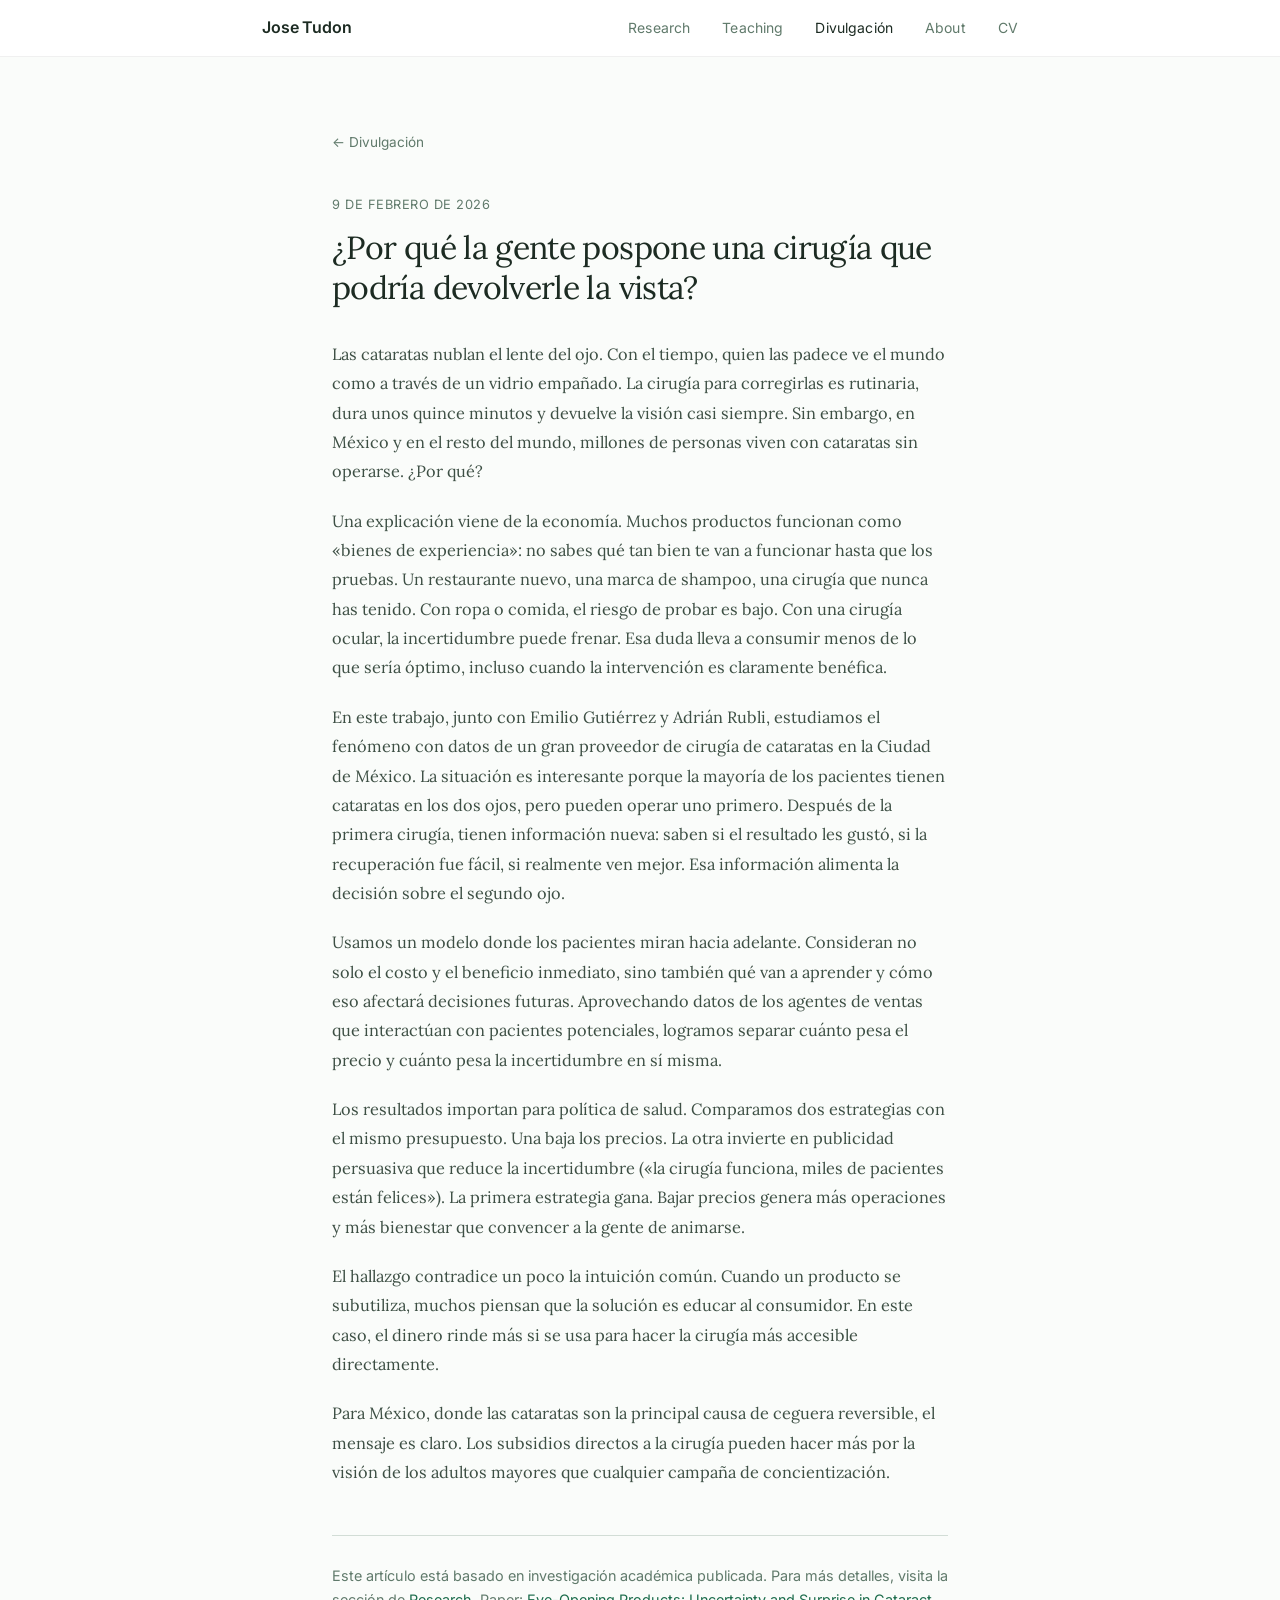
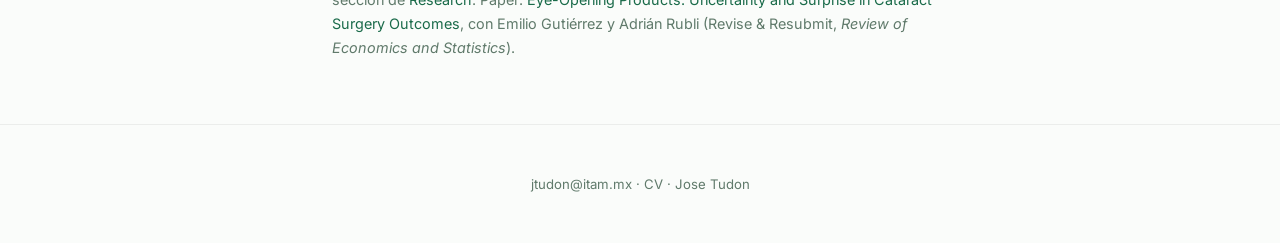
<file: blog/cirugia-de-cataratas/index.html>
<!DOCTYPE html>
<html lang="es">
<head>
  <meta charset="UTF-8">
  <meta name="viewport" content="width=device-width, initial-scale=1.0">
  <meta http-equiv="X-Content-Type-Options" content="nosniff">
  <meta name="referrer" content="strict-origin-when-cross-origin">
  <title>¿Por qué la gente pospone una cirugía que podría devolverle la vista? — Jose Tudon</title>
  <meta name="description" content="Incertidumbre, bienes de experiencia y cirugía de cataratas. Qué encontramos estudiando a pacientes en la Ciudad de México y qué implica para la política de salud.">
  <meta name="author" content="Jose Tudon">
  <link rel="canonical" href="https://jtudon.com/blog/cirugia-de-cataratas/">

  <meta property="og:type" content="article">
  <meta property="og:title" content="¿Por qué la gente pospone una cirugía que podría devolverle la vista?">
  <meta property="og:description" content="Incertidumbre, bienes de experiencia y cirugía de cataratas. Evidencia desde la Ciudad de México.">
  <meta property="og:url" content="https://jtudon.com/blog/cirugia-de-cataratas/">
  <meta property="og:image" content="https://jtudon.com/images/photo.jpg">
  <meta property="og:locale" content="es_MX">
  <meta property="article:published_time" content="2026-02-09">
  <meta property="article:author" content="Jose Tudon">

  <meta name="twitter:card" content="summary">
  <meta name="twitter:title" content="¿Por qué la gente pospone una cirugía que podría devolverle la vista?">
  <meta name="twitter:description" content="Incertidumbre y cirugía de cataratas, con datos de la Ciudad de México.">
  <meta name="twitter:image" content="https://jtudon.com/images/photo.jpg">

  <script type="application/ld+json">
  {
    "@context": "https://schema.org",
    "@type": "BlogPosting",
    "headline": "¿Por qué la gente pospone una cirugía que podría devolverle la vista?",
    "author": { "@type": "Person", "name": "Jose Tudon", "url": "https://jtudon.com/" },
    "datePublished": "2026-02-09",
    "inLanguage": "es",
    "mainEntityOfPage": "https://jtudon.com/blog/cirugia-de-cataratas/",
    "publisher": { "@type": "Person", "name": "Jose Tudon" }
  }
  </script>

  <link rel="preconnect" href="https://fonts.googleapis.com">
  <link rel="preconnect" href="https://fonts.gstatic.com" crossorigin>
  <link href="https://fonts.googleapis.com/css2?family=Inter:wght@300;400;500;600&family=Lora:ital,wght@0,400;0,500;1,400&display=swap" rel="stylesheet">

  <link rel="stylesheet" href="/style.css">

  <link rel="icon" href="data:image/svg+xml,<svg xmlns='http://www.w3.org/2000/svg' viewBox='0 0 100 100'><text y='.9em' font-size='90'>JT</text></svg>">
</head>
<body>

  <nav id="navbar">
    <div class="nav-inner">
      <a href="/" class="nav-name">Jose Tudon</a>
      <button class="menu-toggle" aria-label="Menu" onclick="document.querySelector('.nav-links').classList.toggle('open')">
        <span></span><span></span><span></span>
      </button>
      <ul class="nav-links">
        <li><a href="/#research">Research</a></li>
        <li><a href="/#teaching">Teaching</a></li>
        <li><a href="/blog/" class="active">Divulgación</a></li>
        <li><a href="/#about">About</a></li>
        <li><a href="https://www.dropbox.com/scl/fi/91c6y0rz20531xjnlt5kp/CV_JoseTudon.pdf?rlkey=doyjut5jyf7ixormi2hmzsjv6&dl=0" target="_blank">CV</a></li>
      </ul>
    </div>
  </nav>

  <article class="post">
    <a href="/blog/" class="back-link">← Divulgación</a>

    <div class="date">9 de febrero de 2026</div>
    <h1>¿Por qué la gente pospone una cirugía que podría devolverle la vista?</h1>

    <div class="post-body">
      <p>
        Las cataratas nublan el lente del ojo.
        Con el tiempo, quien las padece ve el mundo como a través de un vidrio empañado.
        La cirugía para corregirlas es rutinaria, dura unos quince minutos y devuelve la visión casi siempre.
        Sin embargo, en México y en el resto del mundo, millones de personas viven con cataratas sin operarse.
        ¿Por qué?
      </p>

      <p>
        Una explicación viene de la economía.
        Muchos productos funcionan como «bienes de experiencia»: no sabes qué tan bien te van a funcionar hasta que los pruebas.
        Un restaurante nuevo, una marca de shampoo, una cirugía que nunca has tenido.
        Con ropa o comida, el riesgo de probar es bajo.
        Con una cirugía ocular, la incertidumbre puede frenar.
        Esa duda lleva a consumir menos de lo que sería óptimo, incluso cuando la intervención es claramente benéfica.
      </p>

      <p>
        En este trabajo, junto con Emilio Gutiérrez y Adrián Rubli, estudiamos el fenómeno con datos de un gran proveedor de cirugía de cataratas en la Ciudad de México.
        La situación es interesante porque la mayoría de los pacientes tienen cataratas en los dos ojos, pero pueden operar uno primero.
        Después de la primera cirugía, tienen información nueva: saben si el resultado les gustó, si la recuperación fue fácil, si realmente ven mejor.
        Esa información alimenta la decisión sobre el segundo ojo.
      </p>

      <p>
        Usamos un modelo donde los pacientes miran hacia adelante.
        Consideran no solo el costo y el beneficio inmediato, sino también qué van a aprender y cómo eso afectará decisiones futuras.
        Aprovechando datos de los agentes de ventas que interactúan con pacientes potenciales, logramos separar cuánto pesa el precio y cuánto pesa la incertidumbre en sí misma.
      </p>

      <p>
        Los resultados importan para política de salud.
        Comparamos dos estrategias con el mismo presupuesto.
        Una baja los precios.
        La otra invierte en publicidad persuasiva que reduce la incertidumbre («la cirugía funciona, miles de pacientes están felices»).
        La primera estrategia gana.
        Bajar precios genera más operaciones y más bienestar que convencer a la gente de animarse.
      </p>

      <p>
        El hallazgo contradice un poco la intuición común.
        Cuando un producto se subutiliza, muchos piensan que la solución es educar al consumidor.
        En este caso, el dinero rinde más si se usa para hacer la cirugía más accesible directamente.
      </p>

      <p>
        Para México, donde las cataratas son la principal causa de ceguera reversible, el mensaje es claro.
        Los subsidios directos a la cirugía pueden hacer más por la visión de los adultos mayores que cualquier campaña de concientización.
      </p>
    </div>

    <div class="post-footer">
      Este artículo está basado en investigación académica publicada.
      Para más detalles, visita la sección de <a href="/#research">Research</a>.
      Paper: <a href="https://www.dropbox.com/scl/fi/p2cccxjdf1zw59vbj15m8/cataracts_gutierrez_rubli_tudon.pdf?raw=1" target="_blank">Eye-Opening Products: Uncertainty and Surprise in Cataract Surgery Outcomes</a>, con Emilio Gutiérrez y Adrián Rubli (Revise &amp; Resubmit, <em>Review of Economics and Statistics</em>).
    </div>
  </article>

  <footer>
    <p>
      <a href="mailto:jtudon@itam.mx">jtudon@itam.mx</a> &middot;
      <a href="https://www.dropbox.com/scl/fi/91c6y0rz20531xjnlt5kp/CV_JoseTudon.pdf?rlkey=doyjut5jyf7ixormi2hmzsjv6&dl=0" target="_blank">CV</a> &middot;
      Jose Tudon
    </p>
  </footer>

  <script>
    const nav = document.getElementById('navbar');
    window.addEventListener('scroll', () => {
      nav.classList.toggle('scrolled', window.scrollY > 10);
    });
    document.querySelectorAll('.nav-links a').forEach(link => {
      link.addEventListener('click', () => {
        document.querySelector('.nav-links').classList.remove('open');
      });
    });
  </script>

</body>
</html>
</file>
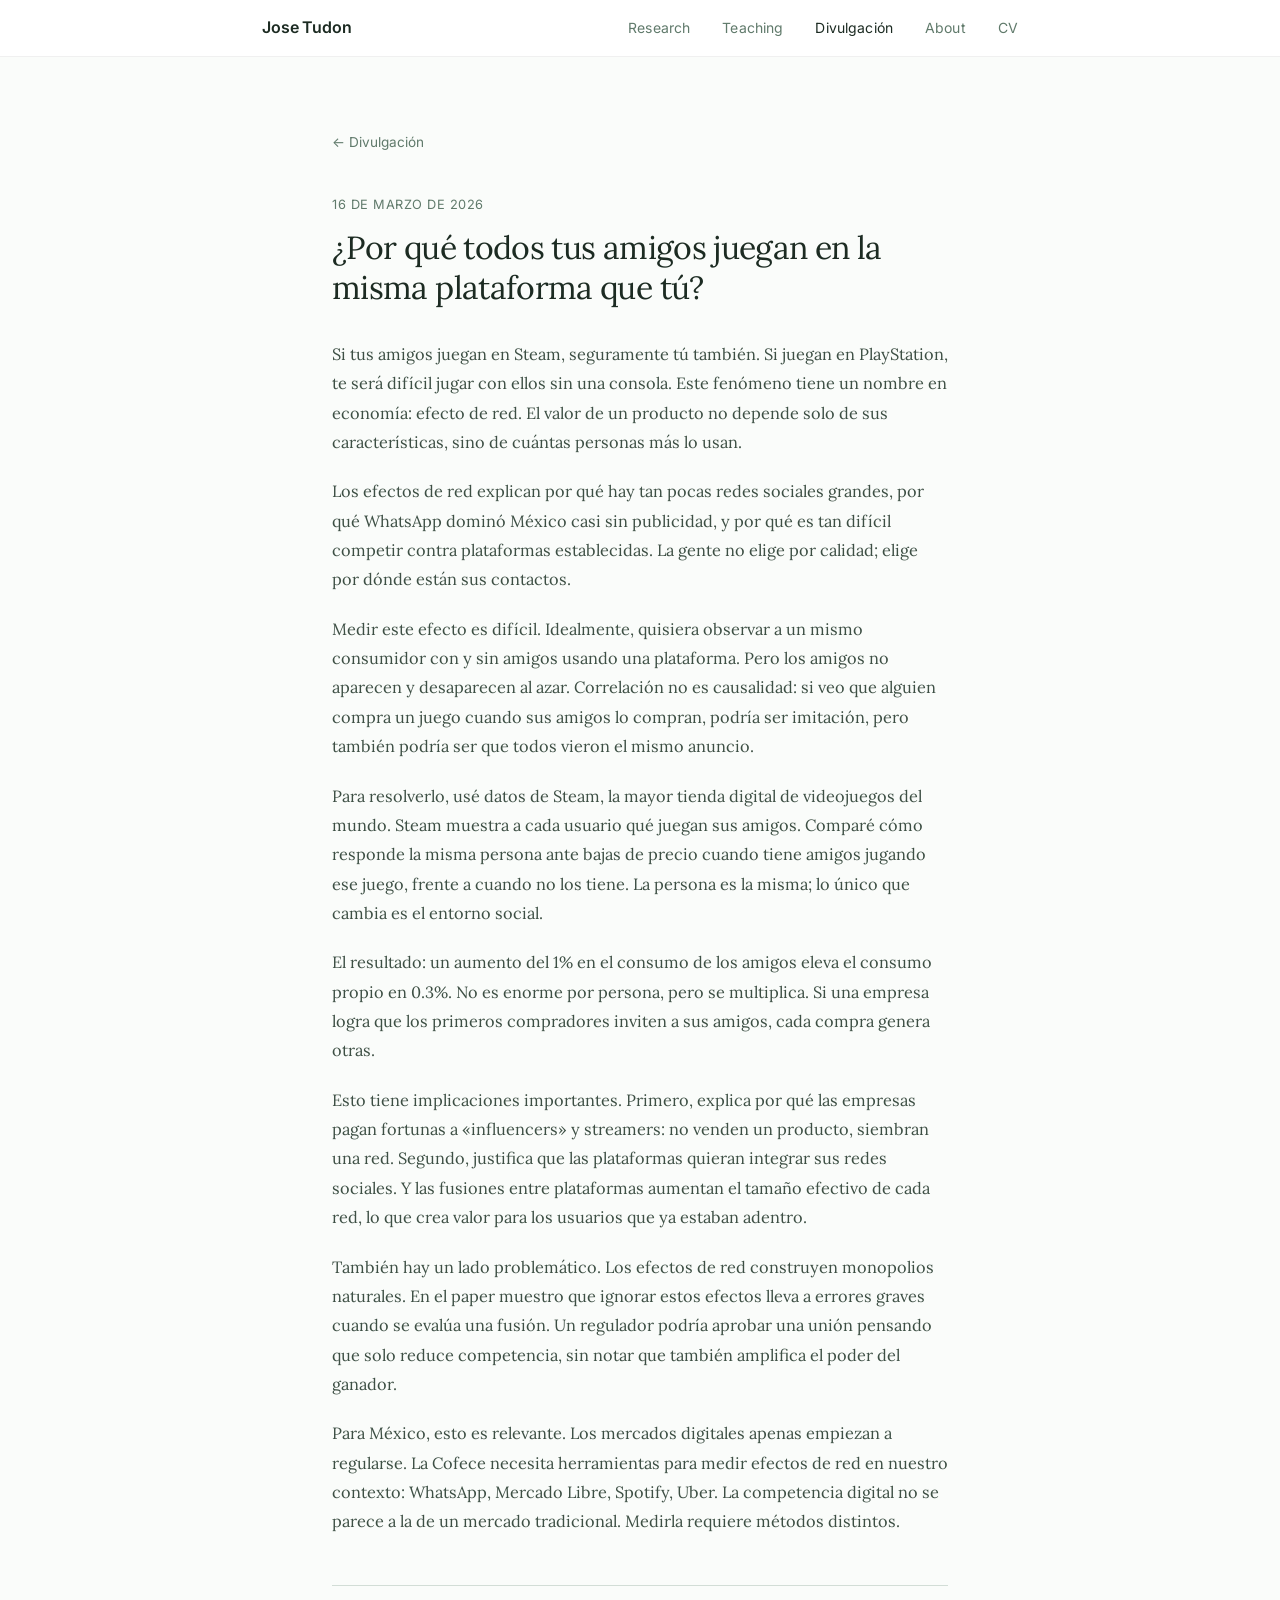
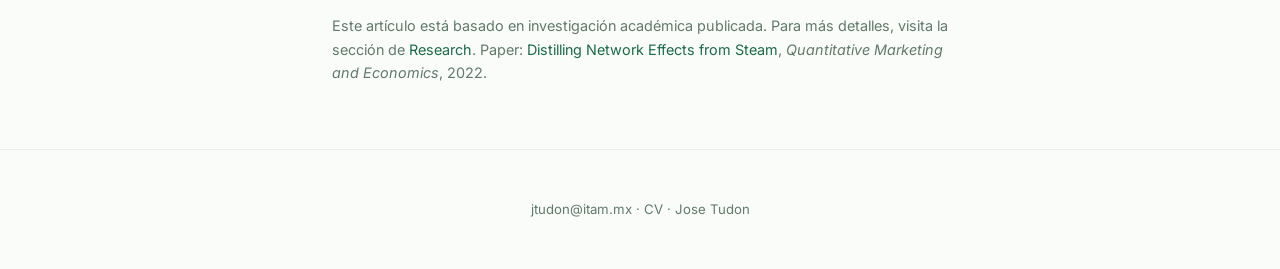
<file: blog/efectos-de-red-videojuegos/index.html>
<!DOCTYPE html>
<html lang="es">
<head>
  <meta charset="UTF-8">
  <meta name="viewport" content="width=device-width, initial-scale=1.0">
  <meta http-equiv="X-Content-Type-Options" content="nosniff">
  <meta name="referrer" content="strict-origin-when-cross-origin">
  <title>¿Por qué todos tus amigos juegan en la misma plataforma que tú? — Jose Tudon</title>
  <meta name="description" content="Qué son los efectos de red, cómo los medí con datos de Steam, y qué implican para la competencia entre plataformas digitales.">
  <meta name="author" content="Jose Tudon">
  <link rel="canonical" href="https://jtudon.com/blog/efectos-de-red-videojuegos/">

  <meta property="og:type" content="article">
  <meta property="og:title" content="¿Por qué todos tus amigos juegan en la misma plataforma que tú?">
  <meta property="og:description" content="Efectos de red explicados con datos de Steam. Implicaciones para mercados digitales en México.">
  <meta property="og:url" content="https://jtudon.com/blog/efectos-de-red-videojuegos/">
  <meta property="og:image" content="https://jtudon.com/images/photo.jpg">
  <meta property="og:locale" content="es_MX">
  <meta property="article:published_time" content="2026-03-16">
  <meta property="article:author" content="Jose Tudon">

  <meta name="twitter:card" content="summary">
  <meta name="twitter:title" content="¿Por qué todos tus amigos juegan en la misma plataforma que tú?">
  <meta name="twitter:description" content="Efectos de red explicados con datos de Steam.">
  <meta name="twitter:image" content="https://jtudon.com/images/photo.jpg">

  <script type="application/ld+json">
  {
    "@context": "https://schema.org",
    "@type": "BlogPosting",
    "headline": "¿Por qué todos tus amigos juegan en la misma plataforma que tú?",
    "author": { "@type": "Person", "name": "Jose Tudon", "url": "https://jtudon.com/" },
    "datePublished": "2026-03-16",
    "inLanguage": "es",
    "mainEntityOfPage": "https://jtudon.com/blog/efectos-de-red-videojuegos/",
    "publisher": { "@type": "Person", "name": "Jose Tudon" }
  }
  </script>

  <link rel="preconnect" href="https://fonts.googleapis.com">
  <link rel="preconnect" href="https://fonts.gstatic.com" crossorigin>
  <link href="https://fonts.googleapis.com/css2?family=Inter:wght@300;400;500;600&family=Lora:ital,wght@0,400;0,500;1,400&display=swap" rel="stylesheet">

  <link rel="stylesheet" href="/style.css">

  <link rel="icon" href="data:image/svg+xml,<svg xmlns='http://www.w3.org/2000/svg' viewBox='0 0 100 100'><text y='.9em' font-size='90'>JT</text></svg>">
</head>
<body>

  <nav id="navbar">
    <div class="nav-inner">
      <a href="/" class="nav-name">Jose Tudon</a>
      <button class="menu-toggle" aria-label="Menu" onclick="document.querySelector('.nav-links').classList.toggle('open')">
        <span></span><span></span><span></span>
      </button>
      <ul class="nav-links">
        <li><a href="/#research">Research</a></li>
        <li><a href="/#teaching">Teaching</a></li>
        <li><a href="/blog/" class="active">Divulgación</a></li>
        <li><a href="/#about">About</a></li>
        <li><a href="https://www.dropbox.com/scl/fi/91c6y0rz20531xjnlt5kp/CV_JoseTudon.pdf?rlkey=doyjut5jyf7ixormi2hmzsjv6&dl=0" target="_blank">CV</a></li>
      </ul>
    </div>
  </nav>

  <article class="post">
    <a href="/blog/" class="back-link">← Divulgación</a>

    <div class="date">16 de marzo de 2026</div>
    <h1>¿Por qué todos tus amigos juegan en la misma plataforma que tú?</h1>

    <div class="post-body">
      <p>
        Si tus amigos juegan en Steam, seguramente tú también.
        Si juegan en PlayStation, te será difícil jugar con ellos sin una consola.
        Este fenómeno tiene un nombre en economía: efecto de red.
        El valor de un producto no depende solo de sus características, sino de cuántas personas más lo usan.
      </p>

      <p>
        Los efectos de red explican por qué hay tan pocas redes sociales grandes, por qué WhatsApp dominó México casi sin publicidad, y por qué es tan difícil competir contra plataformas establecidas.
        La gente no elige por calidad; elige por dónde están sus contactos.
      </p>

      <p>
        Medir este efecto es difícil.
        Idealmente, quisiera observar a un mismo consumidor con y sin amigos usando una plataforma.
        Pero los amigos no aparecen y desaparecen al azar.
        Correlación no es causalidad: si veo que alguien compra un juego cuando sus amigos lo compran, podría ser imitación, pero también podría ser que todos vieron el mismo anuncio.
      </p>

      <p>
        Para resolverlo, usé datos de Steam, la mayor tienda digital de videojuegos del mundo.
        Steam muestra a cada usuario qué juegan sus amigos.
        Comparé cómo responde la misma persona ante bajas de precio cuando tiene amigos jugando ese juego, frente a cuando no los tiene.
        La persona es la misma; lo único que cambia es el entorno social.
      </p>

      <p>
        El resultado: un aumento del 1% en el consumo de los amigos eleva el consumo propio en 0.3%.
        No es enorme por persona, pero se multiplica.
        Si una empresa logra que los primeros compradores inviten a sus amigos, cada compra genera otras.
      </p>

      <p>
        Esto tiene implicaciones importantes.
        Primero, explica por qué las empresas pagan fortunas a «influencers» y streamers: no venden un producto, siembran una red.
        Segundo, justifica que las plataformas quieran integrar sus redes sociales.
        Y las fusiones entre plataformas aumentan el tamaño efectivo de cada red, lo que crea valor para los usuarios que ya estaban adentro.
      </p>

      <p>
        También hay un lado problemático.
        Los efectos de red construyen monopolios naturales.
        En el paper muestro que ignorar estos efectos lleva a errores graves cuando se evalúa una fusión.
        Un regulador podría aprobar una unión pensando que solo reduce competencia, sin notar que también amplifica el poder del ganador.
      </p>

      <p>
        Para México, esto es relevante.
        Los mercados digitales apenas empiezan a regularse.
        La Cofece necesita herramientas para medir efectos de red en nuestro contexto: WhatsApp, Mercado Libre, Spotify, Uber.
        La competencia digital no se parece a la de un mercado tradicional.
        Medirla requiere métodos distintos.
      </p>
    </div>

    <div class="post-footer">
      Este artículo está basado en investigación académica publicada.
      Para más detalles, visita la sección de <a href="/#research">Research</a>.
      Paper: <a href="https://www.dropbox.com/s/oydmg6hoel7z0ps/Tudon%202022%20QME.pdf?raw=1" target="_blank">Distilling Network Effects from Steam</a>, <em>Quantitative Marketing and Economics</em>, 2022.
    </div>
  </article>

  <footer>
    <p>
      <a href="mailto:jtudon@itam.mx">jtudon@itam.mx</a> &middot;
      <a href="https://www.dropbox.com/scl/fi/91c6y0rz20531xjnlt5kp/CV_JoseTudon.pdf?rlkey=doyjut5jyf7ixormi2hmzsjv6&dl=0" target="_blank">CV</a> &middot;
      Jose Tudon
    </p>
  </footer>

  <script>
    const nav = document.getElementById('navbar');
    window.addEventListener('scroll', () => {
      nav.classList.toggle('scrolled', window.scrollY > 10);
    });
    document.querySelectorAll('.nav-links a').forEach(link => {
      link.addEventListener('click', () => {
        document.querySelector('.nav-links').classList.remove('open');
      });
    });
  </script>

</body>
</html>
</file>
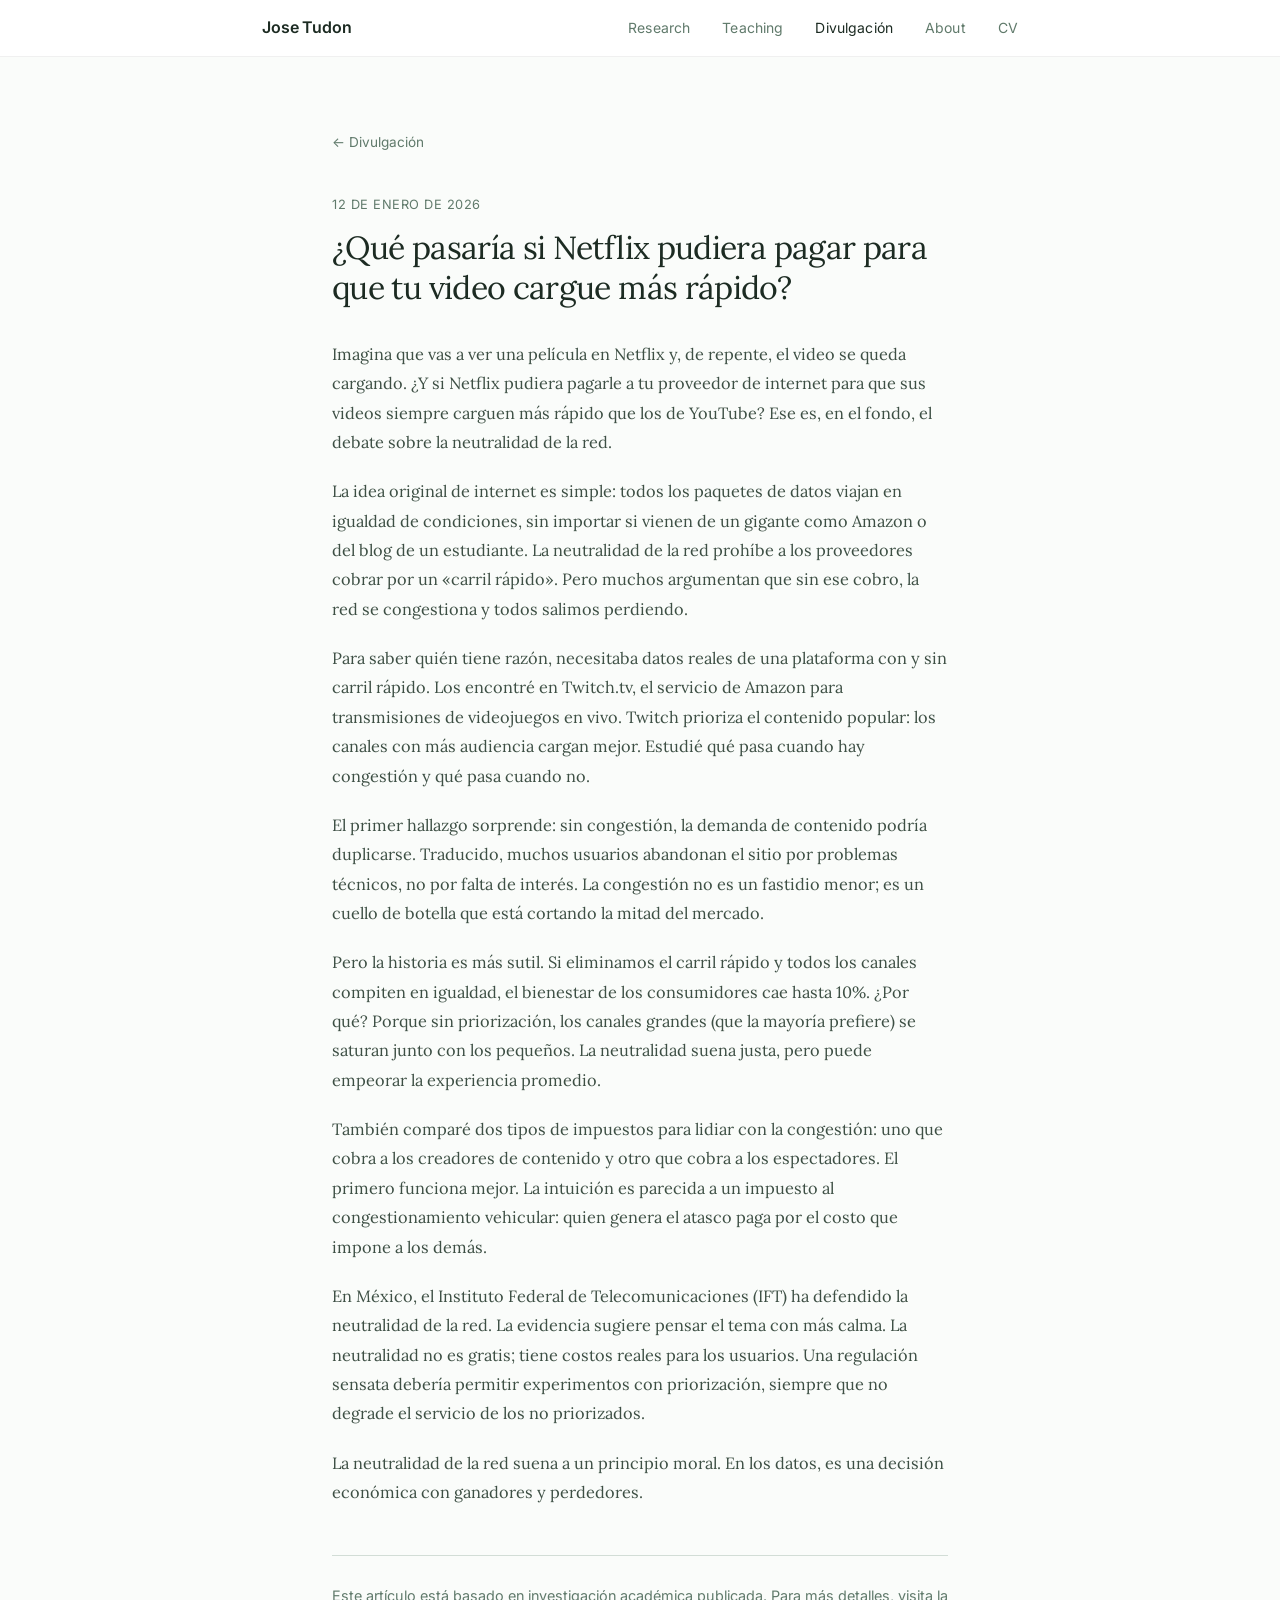
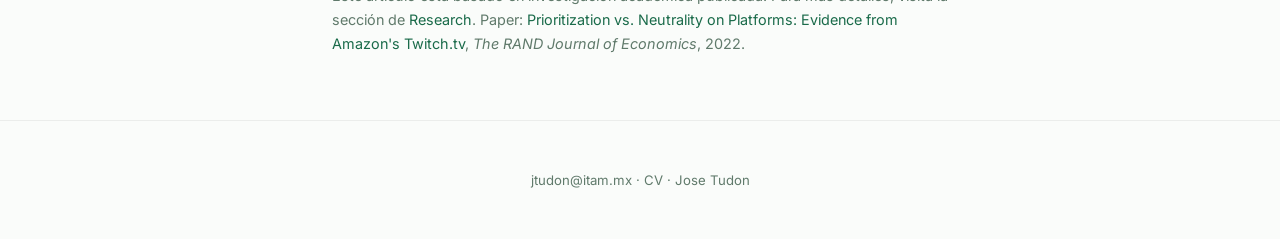
<file: blog/neutralidad-de-red/index.html>
<!DOCTYPE html>
<html lang="es">
<head>
  <meta charset="UTF-8">
  <meta name="viewport" content="width=device-width, initial-scale=1.0">
  <meta http-equiv="X-Content-Type-Options" content="nosniff">
  <meta name="referrer" content="strict-origin-when-cross-origin">
  <title>¿Qué pasaría si Netflix pudiera pagar para que tu video cargue más rápido? — Jose Tudon</title>
  <meta name="description" content="Qué es la neutralidad de la red, por qué importa, y qué encontré estudiando Twitch.tv. Implicaciones para la regulación en México.">
  <meta name="author" content="Jose Tudon">
  <link rel="canonical" href="https://jtudon.com/blog/neutralidad-de-red/">

  <meta property="og:type" content="article">
  <meta property="og:title" content="¿Qué pasaría si Netflix pudiera pagar para que tu video cargue más rápido?">
  <meta property="og:description" content="Qué es la neutralidad de la red, por qué importa, y qué encontré estudiando Twitch.tv.">
  <meta property="og:url" content="https://jtudon.com/blog/neutralidad-de-red/">
  <meta property="og:image" content="https://jtudon.com/images/photo.jpg">
  <meta property="og:locale" content="es_MX">
  <meta property="article:published_time" content="2026-01-12">
  <meta property="article:author" content="Jose Tudon">

  <meta name="twitter:card" content="summary">
  <meta name="twitter:title" content="¿Qué pasaría si Netflix pudiera pagar para que tu video cargue más rápido?">
  <meta name="twitter:description" content="Neutralidad de la red, explicada con datos de Twitch.tv.">
  <meta name="twitter:image" content="https://jtudon.com/images/photo.jpg">

  <script type="application/ld+json">
  {
    "@context": "https://schema.org",
    "@type": "BlogPosting",
    "headline": "¿Qué pasaría si Netflix pudiera pagar para que tu video cargue más rápido?",
    "author": { "@type": "Person", "name": "Jose Tudon", "url": "https://jtudon.com/" },
    "datePublished": "2026-01-12",
    "inLanguage": "es",
    "mainEntityOfPage": "https://jtudon.com/blog/neutralidad-de-red/",
    "publisher": { "@type": "Person", "name": "Jose Tudon" }
  }
  </script>

  <link rel="preconnect" href="https://fonts.googleapis.com">
  <link rel="preconnect" href="https://fonts.gstatic.com" crossorigin>
  <link href="https://fonts.googleapis.com/css2?family=Inter:wght@300;400;500;600&family=Lora:ital,wght@0,400;0,500;1,400&display=swap" rel="stylesheet">

  <link rel="stylesheet" href="/style.css">

  <link rel="icon" href="data:image/svg+xml,<svg xmlns='http://www.w3.org/2000/svg' viewBox='0 0 100 100'><text y='.9em' font-size='90'>JT</text></svg>">
</head>
<body>

  <nav id="navbar">
    <div class="nav-inner">
      <a href="/" class="nav-name">Jose Tudon</a>
      <button class="menu-toggle" aria-label="Menu" onclick="document.querySelector('.nav-links').classList.toggle('open')">
        <span></span><span></span><span></span>
      </button>
      <ul class="nav-links">
        <li><a href="/#research">Research</a></li>
        <li><a href="/#teaching">Teaching</a></li>
        <li><a href="/blog/" class="active">Divulgación</a></li>
        <li><a href="/#about">About</a></li>
        <li><a href="https://www.dropbox.com/scl/fi/91c6y0rz20531xjnlt5kp/CV_JoseTudon.pdf?rlkey=doyjut5jyf7ixormi2hmzsjv6&dl=0" target="_blank">CV</a></li>
      </ul>
    </div>
  </nav>

  <article class="post">
    <a href="/blog/" class="back-link">← Divulgación</a>

    <div class="date">12 de enero de 2026</div>
    <h1>¿Qué pasaría si Netflix pudiera pagar para que tu video cargue más rápido?</h1>

    <div class="post-body">
      <p>
        Imagina que vas a ver una película en Netflix y, de repente, el video se queda cargando.
        ¿Y si Netflix pudiera pagarle a tu proveedor de internet para que sus videos siempre carguen más rápido que los de YouTube?
        Ese es, en el fondo, el debate sobre la neutralidad de la red.
      </p>

      <p>
        La idea original de internet es simple: todos los paquetes de datos viajan en igualdad de condiciones, sin importar si vienen de un gigante como Amazon o del blog de un estudiante.
        La neutralidad de la red prohíbe a los proveedores cobrar por un «carril rápido».
        Pero muchos argumentan que sin ese cobro, la red se congestiona y todos salimos perdiendo.
      </p>

      <p>
        Para saber quién tiene razón, necesitaba datos reales de una plataforma con y sin carril rápido.
        Los encontré en Twitch.tv, el servicio de Amazon para transmisiones de videojuegos en vivo.
        Twitch prioriza el contenido popular: los canales con más audiencia cargan mejor.
        Estudié qué pasa cuando hay congestión y qué pasa cuando no.
      </p>

      <p>
        El primer hallazgo sorprende: sin congestión, la demanda de contenido podría duplicarse.
        Traducido, muchos usuarios abandonan el sitio por problemas técnicos, no por falta de interés.
        La congestión no es un fastidio menor; es un cuello de botella que está cortando la mitad del mercado.
      </p>

      <p>
        Pero la historia es más sutil.
        Si eliminamos el carril rápido y todos los canales compiten en igualdad, el bienestar de los consumidores cae hasta 10%.
        ¿Por qué? Porque sin priorización, los canales grandes (que la mayoría prefiere) se saturan junto con los pequeños.
        La neutralidad suena justa, pero puede empeorar la experiencia promedio.
      </p>

      <p>
        También comparé dos tipos de impuestos para lidiar con la congestión: uno que cobra a los creadores de contenido y otro que cobra a los espectadores.
        El primero funciona mejor.
        La intuición es parecida a un impuesto al congestionamiento vehicular: quien genera el atasco paga por el costo que impone a los demás.
      </p>

      <p>
        En México, el Instituto Federal de Telecomunicaciones (IFT) ha defendido la neutralidad de la red.
        La evidencia sugiere pensar el tema con más calma.
        La neutralidad no es gratis; tiene costos reales para los usuarios.
        Una regulación sensata debería permitir experimentos con priorización, siempre que no degrade el servicio de los no priorizados.
      </p>

      <p>
        La neutralidad de la red suena a un principio moral.
        En los datos, es una decisión económica con ganadores y perdedores.
      </p>
    </div>

    <div class="post-footer">
      Este artículo está basado en investigación académica publicada.
      Para más detalles, visita la sección de <a href="/#research">Research</a>.
      Paper: <a href="https://www.dropbox.com/s/93nxi03xa8zx4gt/Tudon%202022%20Rand.pdf?raw=1" target="_blank">Prioritization vs. Neutrality on Platforms: Evidence from Amazon's Twitch.tv</a>, <em>The RAND Journal of Economics</em>, 2022.
    </div>
  </article>

  <footer>
    <p>
      <a href="mailto:jtudon@itam.mx">jtudon@itam.mx</a> &middot;
      <a href="https://www.dropbox.com/scl/fi/91c6y0rz20531xjnlt5kp/CV_JoseTudon.pdf?rlkey=doyjut5jyf7ixormi2hmzsjv6&dl=0" target="_blank">CV</a> &middot;
      Jose Tudon
    </p>
  </footer>

  <script>
    const nav = document.getElementById('navbar');
    window.addEventListener('scroll', () => {
      nav.classList.toggle('scrolled', window.scrollY > 10);
    });
    document.querySelectorAll('.nav-links a').forEach(link => {
      link.addEventListener('click', () => {
        document.querySelector('.nav-links').classList.remove('open');
      });
    });
  </script>

</body>
</html>
</file>
<file: style.css>
/* === Reset & Base === */
*, *::before, *::after {
  margin: 0;
  padding: 0;
  box-sizing: border-box;
}

:root {
  --green: #1a6b4a;
  --green-light: #c8e6d5;
  --green-faint: #eef6f1;
  --black: #1c2b22;
  --gray-dark: #3d4f44;
  --gray: #607a6b;
  --gray-light: #d2ddd6;
  --white: #fafcfa;
  --bg: #f2f7f4;
  --font: 'Inter', -apple-system, BlinkMacSystemFont, 'Segoe UI', sans-serif;
  --font-serif: 'Lora', Georgia, serif;
}

html {
  scroll-behavior: smooth;
  font-size: 16px;
}

body {
  font-family: var(--font);
  color: var(--black);
  background: var(--white);
  line-height: 1.7;
  -webkit-font-smoothing: antialiased;
}

a {
  color: var(--green);
  text-decoration: none;
  transition: color 0.2s ease;
}

a:hover {
  color: var(--black);
}

::selection {
  background: var(--green-light);
  color: var(--black);
}

/* === Navigation === */
nav {
  position: fixed;
  top: 0;
  left: 0;
  right: 0;
  z-index: 100;
  background: rgba(255, 255, 255, 0.92);
  backdrop-filter: blur(12px);
  -webkit-backdrop-filter: blur(12px);
  border-bottom: 1px solid rgba(0, 0, 0, 0.06);
  transition: box-shadow 0.3s ease;
}

nav.scrolled {
  box-shadow: 0 1px 8px rgba(0, 0, 0, 0.06);
}

nav .nav-inner {
  max-width: 820px;
  margin: 0 auto;
  padding: 0 2rem;
  display: flex;
  align-items: center;
  justify-content: space-between;
  height: 56px;
}

nav .nav-name {
  font-weight: 600;
  font-size: 1rem;
  color: var(--black);
  letter-spacing: -0.01em;
}

nav .nav-links {
  display: flex;
  gap: 2rem;
  list-style: none;
}

nav .nav-links a {
  color: var(--gray);
  font-size: 0.875rem;
  font-weight: 400;
  letter-spacing: 0.01em;
  transition: color 0.2s ease;
}

nav .nav-links a:hover,
nav .nav-links a.active {
  color: var(--black);
}

/* Mobile menu toggle */
.menu-toggle {
  display: none;
  background: none;
  border: none;
  cursor: pointer;
  padding: 4px;
}

.menu-toggle span {
  display: block;
  width: 20px;
  height: 2px;
  background: var(--black);
  margin: 5px 0;
  transition: all 0.3s ease;
}

/* === Hero Section === */
.hero {
  min-height: 100vh;
  display: flex;
  align-items: center;
  padding: 0 2rem;
}

.hero-inner {
  max-width: 820px;
  margin: 0 auto;
  width: 100%;
  display: flex;
  align-items: center;
  gap: 4rem;
}

.hero-text {
  flex: 1;
}

.hero-text h1 {
  font-family: var(--font-serif);
  font-size: 2.75rem;
  font-weight: 400;
  letter-spacing: -0.02em;
  line-height: 1.2;
  margin-bottom: 1.25rem;
  color: var(--black);
}

.hero-text .subtitle {
  font-size: 1.05rem;
  color: var(--gray-dark);
  line-height: 1.7;
  margin-bottom: 1.5rem;
}

.hero-text .subtitle .fields {
  color: var(--green);
  font-weight: 500;
}

.hero-links {
  display: flex;
  gap: 1.5rem;
  align-items: center;
  flex-wrap: wrap;
}

.hero-links a {
  font-size: 0.9rem;
  color: var(--gray);
  display: inline-flex;
  align-items: center;
  gap: 0.4rem;
}

.hero-links a:hover {
  color: var(--green);
}

.hero-links .btn-cv {
  padding: 0.5rem 1.25rem;
  border: 1px solid var(--green);
  color: var(--green);
  border-radius: 4px;
  font-weight: 500;
  font-size: 0.875rem;
  transition: all 0.2s ease;
}

.hero-links .btn-cv:hover {
  background: var(--green);
  color: var(--white);
}

.hero-photo {
  flex-shrink: 0;
}

.hero-photo img {
  width: 200px;
  height: 200px;
  object-fit: cover;
  object-position: center top;
  border-radius: 50%;
  filter: grayscale(15%);
  transition: filter 0.3s ease;
}

.hero-photo img:hover {
  filter: grayscale(0%);
}

/* === Sections === */
section {
  padding: 5rem 2rem;
}

section:nth-child(even) {
  background: var(--bg);
}

.section-inner {
  max-width: 820px;
  margin: 0 auto;
}

.section-title {
  font-size: 0.8rem;
  font-weight: 600;
  text-transform: uppercase;
  letter-spacing: 0.12em;
  color: var(--green);
  margin-bottom: 2.5rem;
}

/* === Research === */
.research-group {
  margin-bottom: 3rem;
}

.research-group:last-child {
  margin-bottom: 0;
}

.research-group h3 {
  font-size: 0.75rem;
  font-weight: 600;
  text-transform: uppercase;
  letter-spacing: 0.1em;
  color: var(--gray);
  margin-bottom: 1.5rem;
  padding-bottom: 0.5rem;
  border-bottom: 1px solid var(--gray-light);
}

.paper {
  margin-bottom: 2rem;
}

.paper:last-child {
  margin-bottom: 0;
}

.paper-title {
  font-family: var(--font-serif);
  font-size: 1.1rem;
  font-weight: 400;
  line-height: 1.4;
  margin-bottom: 0.3rem;
  color: var(--black);
}

.paper-title a {
  color: var(--black);
  text-decoration: none;
  border-bottom: 1px solid var(--gray-light);
  transition: border-color 0.2s ease, color 0.2s ease;
}

.paper-title a:hover {
  color: var(--green);
  border-color: var(--green);
}

.paper-info {
  font-size: 0.9rem;
  color: var(--gray);
  margin-bottom: 0.5rem;
  line-height: 1.5;
}

.paper-info em {
  font-style: italic;
}

.paper-info .status {
  color: var(--green);
  font-weight: 500;
}

.paper-abstract {
  font-size: 0.875rem;
  color: var(--gray-dark);
  line-height: 1.65;
  max-height: 0;
  overflow: hidden;
  transition: max-height 0.4s ease, opacity 0.3s ease;
  opacity: 0;
}

.paper-abstract.open {
  max-height: 500px;
  opacity: 1;
  margin-top: 0.5rem;
}

.abstract-toggle {
  background: none;
  border: none;
  font-size: 0.8rem;
  color: var(--gray);
  cursor: pointer;
  padding: 0;
  font-family: var(--font);
  transition: color 0.2s ease;
}

.abstract-toggle:hover {
  color: var(--green);
}

/* === Teaching === */
.course {
  margin-bottom: 1.5rem;
}

.course:last-child {
  margin-bottom: 0;
}

.course-name {
  font-size: 1.05rem;
  font-weight: 500;
  color: var(--black);
  margin-bottom: 0.25rem;
}

.course-detail {
  font-size: 0.9rem;
  color: var(--gray);
}

/* === About === */
.about-content {
  max-width: 640px;
}

.about-content p {
  margin-bottom: 1.25rem;
  font-size: 1rem;
  color: var(--gray-dark);
  line-height: 1.75;
}

.about-content p:last-child {
  margin-bottom: 0;
}

/* Bad jokes / fun section */
.fun-section {
  margin-top: 3rem;
  padding-top: 2rem;
  border-top: 1px solid var(--gray-light);
}

.fun-section h3 {
  font-size: 0.75rem;
  font-weight: 600;
  text-transform: uppercase;
  letter-spacing: 0.1em;
  color: var(--gray);
  margin-bottom: 1.5rem;
}

.fun-intro {
  font-size: 0.95rem;
  color: var(--gray-dark);
  margin-bottom: 1.5rem;
}

.joke {
  margin-bottom: 2rem;
  padding-left: 1rem;
  border-left: 2px solid var(--green-light);
}

.joke:last-child {
  margin-bottom: 0;
}

.joke-title {
  font-size: 0.9rem;
  font-weight: 500;
  color: var(--black);
  margin-bottom: 0.5rem;
}

.joke-intro {
  font-size: 0.9rem;
  color: var(--gray-dark);
  line-height: 1.6;
  margin-bottom: 0.5rem;
}

.joke blockquote {
  font-size: 0.9rem;
  color: var(--gray-dark);
  line-height: 1.7;
  font-style: italic;
  margin: 0.5rem 0;
}

.joke-punchline {
  font-size: 0.9rem;
  color: var(--gray-dark);
  font-weight: 500;
  margin-top: 0.5rem;
}

.joke .source {
  font-size: 0.8rem;
  color: var(--gray);
  font-style: normal;
  margin-top: 0.4rem;
}

.fun-section blockquote {
  font-size: 0.9rem;
  color: var(--gray-dark);
  line-height: 1.7;
  font-style: italic;
  margin: 0.75rem 0;
  padding-left: 1rem;
  border-left: 2px solid var(--green-light);
}

/* === Footer === */
footer {
  padding: 3rem 2rem;
  text-align: center;
  border-top: 1px solid rgba(0, 0, 0, 0.06);
}

footer p {
  font-size: 0.825rem;
  color: var(--gray);
}

footer a {
  color: var(--gray);
}

footer a:hover {
  color: var(--green);
}

footer .photo-credit {
  font-size: 0.75rem;
  color: var(--gray-light);
  margin-top: 0.5rem;
}

/* === Blog === */
.blog-page {
  padding-top: 8rem;
}

.blog-header {
  max-width: 720px;
  margin: 0 auto 3rem;
  padding: 0 2rem;
}

.blog-header .kicker {
  font-size: 0.8rem;
  font-weight: 600;
  text-transform: uppercase;
  letter-spacing: 0.12em;
  color: var(--green);
  margin-bottom: 1rem;
}

.blog-header h1 {
  font-family: var(--font-serif);
  font-size: 2.25rem;
  font-weight: 400;
  letter-spacing: -0.02em;
  line-height: 1.2;
  color: var(--black);
  margin-bottom: 1rem;
}

.blog-header .lede {
  font-size: 1.05rem;
  color: var(--gray-dark);
  line-height: 1.7;
}

.blog-list {
  max-width: 720px;
  margin: 0 auto;
  padding: 0 2rem 5rem;
}

.blog-entry {
  padding: 1.75rem 0;
  border-bottom: 1px solid var(--gray-light);
}

.blog-entry:first-child {
  padding-top: 0;
}

.blog-entry:last-child {
  border-bottom: none;
}

.blog-entry .date {
  font-size: 0.8rem;
  color: var(--gray);
  letter-spacing: 0.04em;
  text-transform: uppercase;
  margin-bottom: 0.5rem;
}

.blog-entry h2 {
  font-family: var(--font-serif);
  font-size: 1.4rem;
  font-weight: 400;
  line-height: 1.3;
  margin-bottom: 0.5rem;
}

.blog-entry h2 a {
  color: var(--black);
  border-bottom: 1px solid var(--gray-light);
  transition: border-color 0.2s ease, color 0.2s ease;
}

.blog-entry h2 a:hover {
  color: var(--green);
  border-color: var(--green);
}

.blog-entry .excerpt {
  font-size: 0.95rem;
  color: var(--gray-dark);
  line-height: 1.65;
}

/* === Individual blog post === */
.post {
  max-width: 680px;
  margin: 0 auto;
  padding: 8rem 2rem 4rem;
}

.post .back-link {
  font-size: 0.85rem;
  color: var(--gray);
  margin-bottom: 2.5rem;
  display: inline-block;
}

.post .back-link:hover {
  color: var(--green);
}

.post .date {
  font-size: 0.8rem;
  color: var(--gray);
  letter-spacing: 0.04em;
  text-transform: uppercase;
  margin-bottom: 0.75rem;
}

.post h1 {
  font-family: var(--font-serif);
  font-size: 2rem;
  font-weight: 400;
  letter-spacing: -0.02em;
  line-height: 1.25;
  color: var(--black);
  margin-bottom: 2rem;
}

.post-body p {
  font-size: 1.02rem;
  color: var(--gray-dark);
  line-height: 1.8;
  margin-bottom: 1.25rem;
  font-family: var(--font-serif);
  font-weight: 400;
}

.post-body p:last-child {
  margin-bottom: 0;
}

.post-footer {
  margin-top: 3rem;
  padding-top: 1.75rem;
  border-top: 1px solid var(--gray-light);
  font-size: 0.9rem;
  color: var(--gray);
  line-height: 1.65;
}

.post-footer a {
  color: var(--green);
}

/* === Responsive === */
@media (max-width: 768px) {
  .hero-inner {
    flex-direction: column-reverse;
    gap: 2rem;
    text-align: center;
    padding-top: 6rem;
  }

  .hero-text h1 {
    font-size: 2.1rem;
  }

  .hero-links {
    justify-content: center;
  }

  .hero-photo img {
    width: 160px;
    height: 160px;
  }

  .menu-toggle {
    display: block;
  }

  nav .nav-links {
    display: none;
    position: absolute;
    top: 56px;
    left: 0;
    right: 0;
    background: rgba(255, 255, 255, 0.97);
    backdrop-filter: blur(12px);
    flex-direction: column;
    padding: 1rem 2rem 1.5rem;
    gap: 1rem;
    border-bottom: 1px solid rgba(0, 0, 0, 0.06);
  }

  nav .nav-links.open {
    display: flex;
  }

  section {
    padding: 3.5rem 1.5rem;
  }
}

@media (max-width: 768px) {
  .blog-header h1 { font-size: 1.75rem; }
  .post { padding-top: 6rem; }
  .post h1 { font-size: 1.6rem; }
  .post-body p { font-size: 0.98rem; }
}

@media (max-width: 480px) {
  .hero-text h1 {
    font-size: 1.75rem;
  }

  .hero-text .subtitle {
    font-size: 0.95rem;
  }
}
</file>
